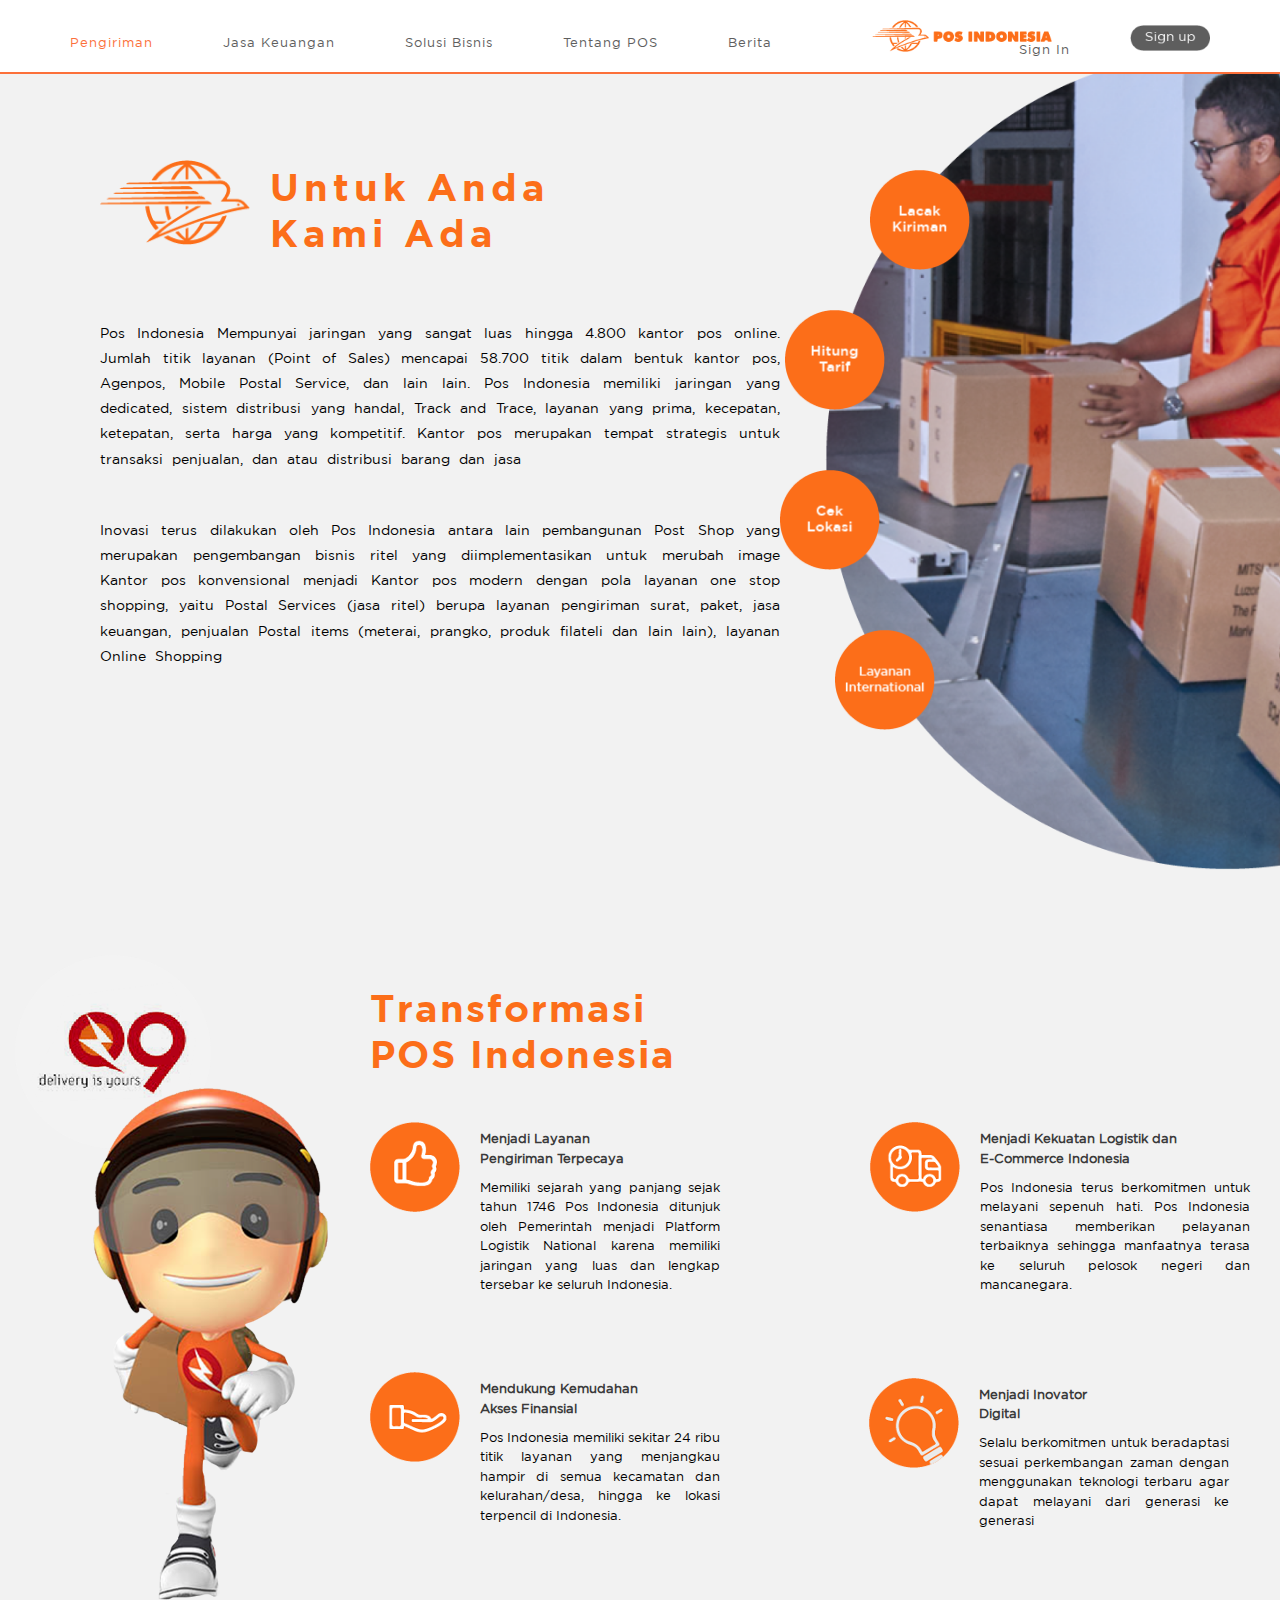
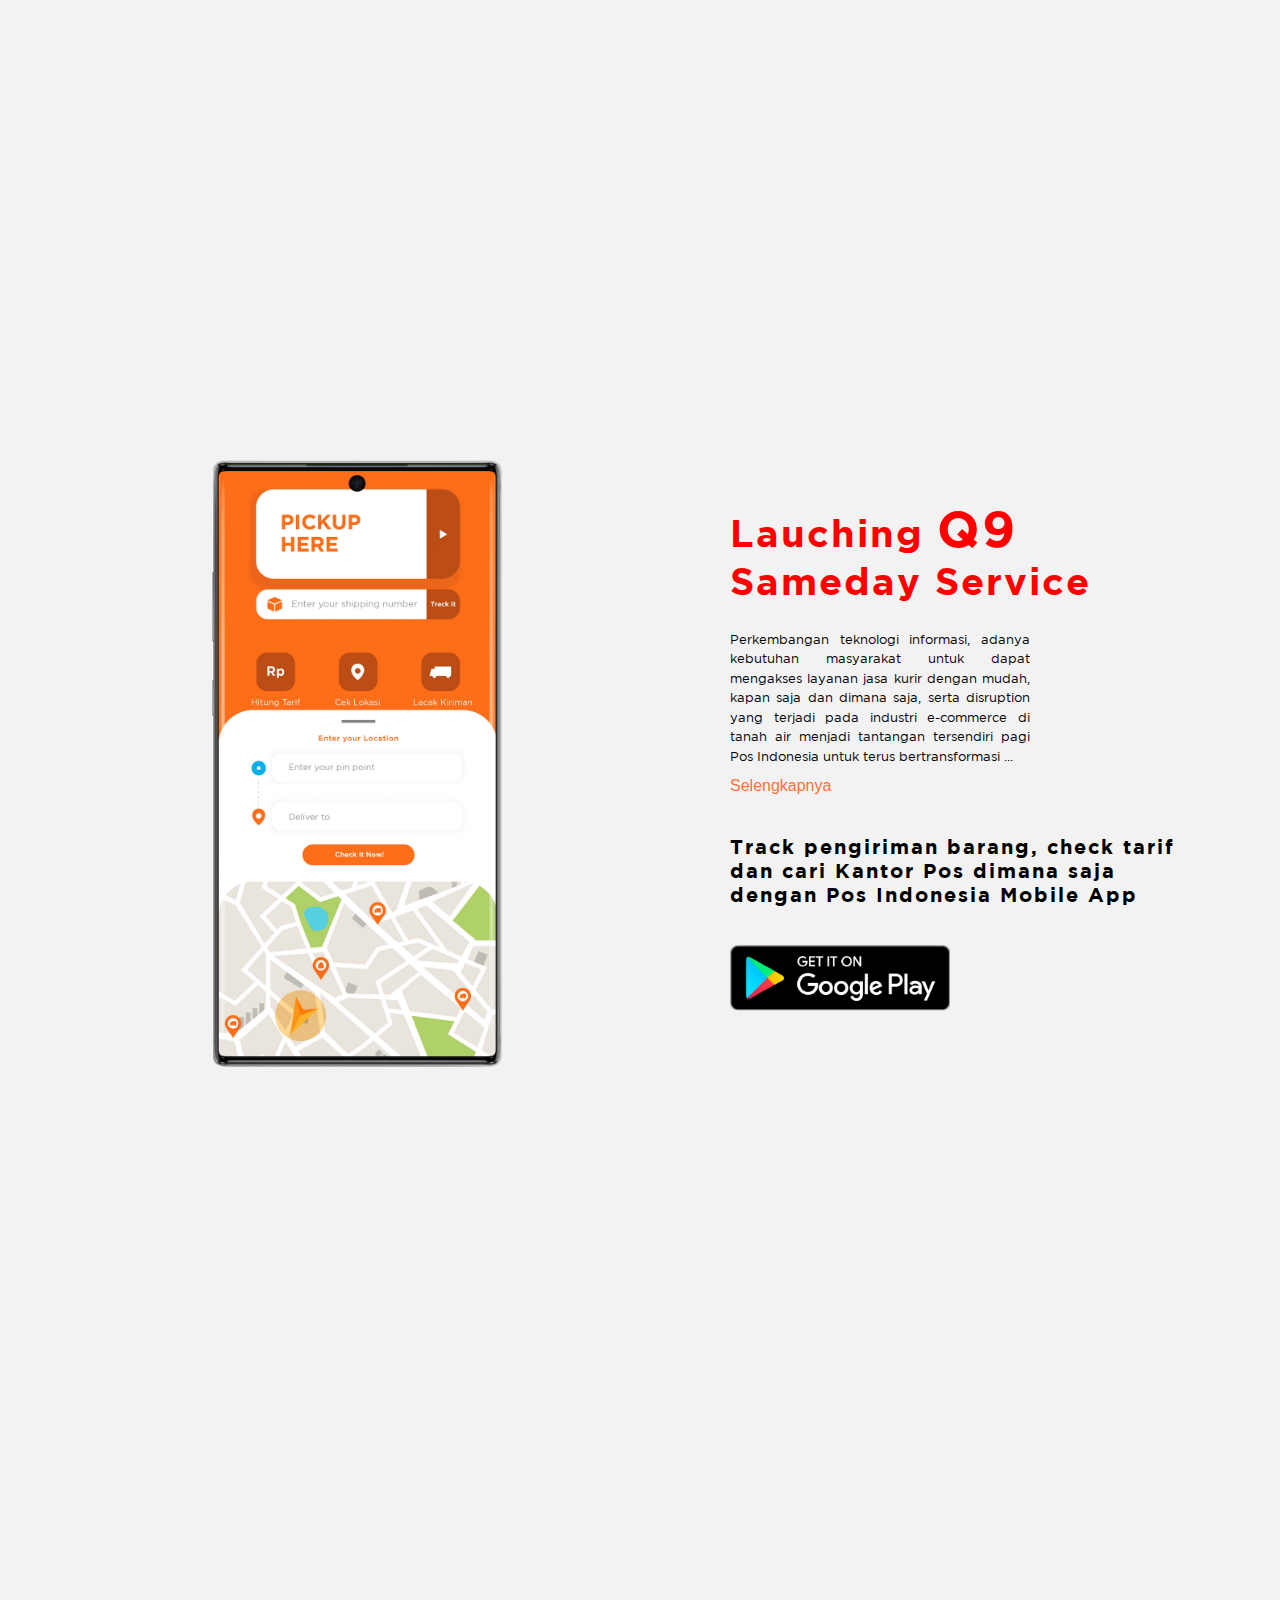
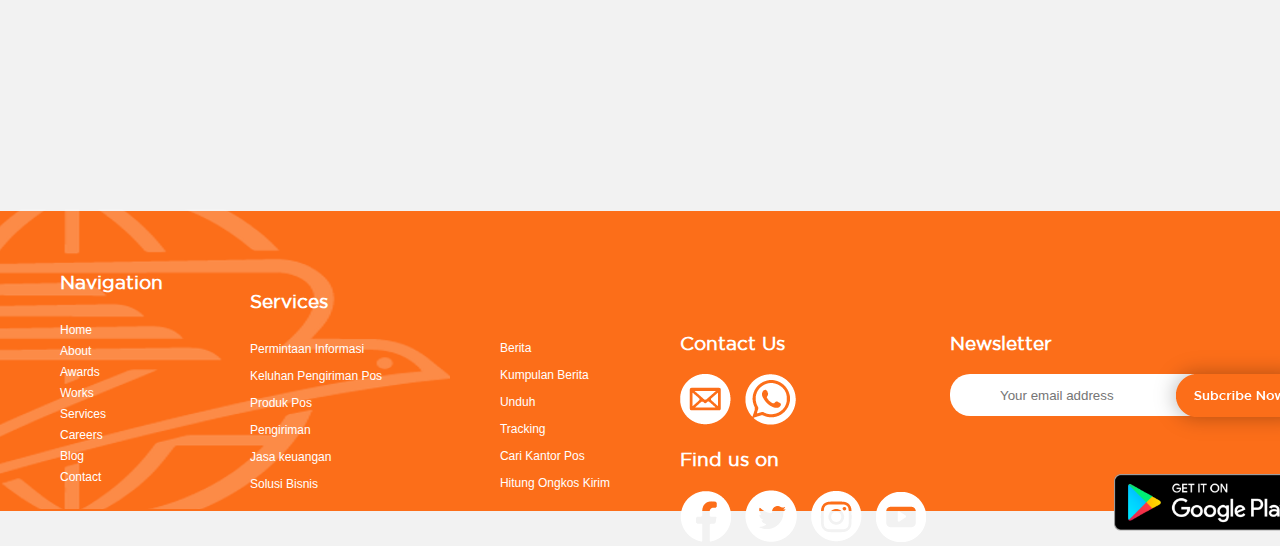
<file: Website Project/index.html>
<!DOCTYPE html>
<html lang="en" dir="ltr">
  <head>
    <meta charset="utf-8">
    <meta name="viewport" content="width=device-width, initial-scale=1.0">
    <title>Home | Pos Indonesia</title>
    <link rel="stylesheet" href="assets/css/style.css">
    <script src="assets/js/jquery-3.4.1.min.js"></script>
    <script>
      function onHover(){
        $('#img1').attr('src', 'assets/img/72ppi/Asset 82.png');
      }
      function offHover(){
        $('#img1').attr('src', 'assets/img/72ppi/Asset 51.png');
      }

      function onHover2(){
        $('#img2').attr('src', 'assets/img/72ppi/Asset 83.png');
      }
      function offHover2(){
        $('#img2').attr('src', 'assets/img/72ppi/Asset 53.png');
      }

      function onHover3(){
        $('#img3').attr('src', 'assets/img/72ppi/Asset 84.png');
      }
      function offHover3(){
        $('#img3').attr('src', 'assets/img/72ppi/Asset 55.png');
      }

      function onHover4(){
        $('#img4').attr('src', 'assets/img/72ppi/Asset 85.png');
      }
      function offHover4(){
        $('#img4').attr('src', 'assets/img/72ppi/Asset 60.png');
      }

      function onHoverG1(){
        $('#img-g1').attr('src', 'assets/img/72ppi/Asset1.png');
      }
      function offHoverG1(){
        $('#img-g1').attr('src', 'assets/img/72ppi/Asset2.png');
      }

      function onHoverG2(){
        $('#img-g2').attr('src', 'assets/img/72ppi/Asset4.png');
      }
      function offHoverG2(){
        $('#img-g2').attr('src', 'assets/img/72ppi/Asset3.png');
      }

      function onHoverG3(){
        $('#img-g3').attr('src', 'assets/img/72ppi/Asset6.png');
      }
      function offHoverG3(){
        $('#img-g3').attr('src', 'assets/img/72ppi/Asset5.png');
      }

      function onHoverG4(){
        $('#img-g4').attr('src', 'assets/img/72ppi/Asset8.png');
      }
      function offHoverG4(){
        $('#img-g4').attr('src', 'assets/img/72ppi/Asset7.png');
      }

      function onHoverC1(){
        $('#imgc1').attr('src', 'assets/img/72ppi/mail2.png');
      }
      function offHoverC1(){
        $('#imgc1').attr('src', 'assets/img/72ppi/mail.png');
      }

      function onHoverC2(){
        $('#imgc2').attr('src', 'assets/img/72ppi/Asset 88.png');
      }
      function offHoverC2(){
        $('#imgc2').attr('src', 'assets/img/72ppi/Asset 66.png');
      }

      function onHoverC3(){
        $('#imgc3').attr('src', 'assets/img/72ppi/facebook2.png');
      }
      function offHoverC3(){
        $('#imgc3').attr('src', 'assets/img/72ppi/facebook.png');
      }

      function onHoverC4(){
        $('#imgc4').attr('src', 'assets/img/72ppi/twitter2.png');
      }
      function offHoverC4(){
        $('#imgc4').attr('src', 'assets/img/72ppi/twitter.png');
      }

      function onHoverC5(){
        $('#imgc5').attr('src', 'assets/img/72ppi/Asset 90.png');
      }
      function offHoverC5(){
        $('#imgc5').attr('src', 'assets/img/72ppi/Asset 70.png');
      }

      function onHoverC6(){
        $('#imgc6').attr('src', 'assets/img/72ppi/yt2.png');
      }
      function offHoverC6(){
        $('#imgc6').attr('src', 'assets/img/72ppi/yt.png');
      }

      function onHoverE1(){
        $('#imgc7').attr('src', 'assets/img/72ppi/Asset 75.png');
      }
      function offHoverE1(){
        $('#imgc7').attr('src', 'assets/img/72ppi/Asset 74.png');
      }

      function onHover0(){
        $('#img0').attr('src', 'assets/img/72ppi/Asset 77.png');
      }
      function offHover0(){
        $('#img0').attr('src', 'assets/img/72ppi/Asset 76.png');
      }
    </script>
  </head>
  <body>

    <div class="header">
      <a href="form.html" class="a-header">Pengiriman</a>
      <a href="#" class="a-header">Jasa Keuangan</a>
      <a href="#" class="a-header">Solusi Bisnis</a>
      <a href="About.html" class="a-header">Tentang POS</a>
      <a href="#" class="a-header">Berita</a>
      <a href="index.html"> <img class="logo-pos-header" src="assets/img/Logo Pos Indonesia.png" alt=""></a>
      <a href="#"><img src="assets/img/72ppi/Asset 76.png" id="img0" onmouseover="onHover0()" onmouseout="offHover0()" class="a-header-right-img" alt=""> </a>
      <a href="#" class="a-header-right">Sign In</a>
      <hr class="orange-hr">
    </div>

    <div class="header-responsive">
      <a href="index.html"> <img class="logo-pos-header-responsive" src="assets/img/Logo Pos Indonesia.png" alt=""></a>
      <hr class="orange-hr">
    </div>


    <div class="box1" id="box1">
      <div class="box-img">
          <img src="assets/img/home.png" class="img-jalmi" alt="">
          <img src="assets/img/img-responsive.png" class="img-jalmi-responsive" alt="">
          <a href="#" id="home"><img id="img1" onmouseover="onHover()" onmouseout="offHover()" src="assets/img/72ppi/Asset 51.png" class="dot-orange1" alt=""> </a>
          <a href="form.html"><img id="img2" onmouseover="onHover2()" onmouseout="offHover2()" src="assets/img/72ppi/Asset 53.png" class="dot-orange2" alt=""> </a>
          <a href="#"><img id="img3" onmouseover="onHover3()" onmouseout="offHover3()" src="assets/img/72ppi/Asset 55.png" class="dot-orange3" alt=""> </a>
          <a href="#"><img id="img4" onmouseover="onHover4()" onmouseout="offHover4()" src="assets/img/72ppi/Asset 60.png" class="dot-orange4" alt=""> </a>
      </div>
      <div class="box-content1">
          <img src="assets/img/logo-pos.png" class="logo-burung" alt="">
          <h1 class="h1-box1">Untuk Anda <br> Kami Ada</h1>

          <p class="p1">Pos Indonesia Mempunyai jaringan yang sangat luas hingga 4.800 kantor pos online. Jumlah titik layanan
            (Point of Sales) mencapai 58.700 titik dalam bentuk kantor pos, Agenpos, Mobile Postal
            Service, dan lain lain. Pos Indonesia memiliki jaringan yang dedicated, sistem distribusi
            yang handal, Track and Trace, layanan yang prima, kecepatan, ketepatan, serta harga yang
            kompetitif. Kantor pos merupakan tempat strategis untuk transaksi penjualan, dan atau
            distribusi barang dan jasa</p>
            <br>
            <p class="p1">Inovasi terus dilakukan oleh Pos Indonesia antara lain pembangunan Post Shop yang
            merupakan pengembangan bisnis ritel yang diimplementasikan untuk merubah image
            Kantor pos konvensional menjadi Kantor pos modern dengan pola layanan one stop
            shopping, yaitu Postal Services (jasa ritel) berupa layanan pengiriman surat, paket, jasa
            keuangan, penjualan Postal items (meterai, prangko, produk filateli dan lain lain), layanan
            Online Shopping</p>

            <p class="p1-responsive">Pos Indonesia Mempunyai jaringan yang sangat luas hingga 4.800 kantor pos online. Jumlah titik layanan
              (Point of Sales) mencapai 58.700 titik dalam bentuk kantor pos, Agenpos, Mobile Postal
              Service, dan lain lain. Pos Indonesia memiliki jaringan yang dedicated, sistem distribusi
              yang handal, Track and Trace, layanan yang prima, kecepatan, ketepatan, serta harga yang
              kompetitif. Kantor pos merupakan tempat strategis untuk transaksi penjualan, dan atau
              distribusi barang dan jasa</p>
              <br>
              <p class="p1-responsive">Inovasi terus dilakukan oleh Pos Indonesia antara lain pembangunan Post Shop yang
              merupakan pengembangan bisnis ritel yang diimplementasikan untuk merubah image
              Kantor pos konvensional menjadi Kantor pos modern dengan pola layanan one stop
              shopping, yaitu Postal Services (jasa ritel) berupa layanan pengiriman surat, paket, jasa
              keuangan, penjualan Postal items (meterai, prangko, produk filateli dan lain lain), layanan
              Online Shopping</p>
      </div>
    </div>


    <div class="box2">
        <div class="box-img2">
          <img src="assets/img/maskot.png" class="img-maskot" alt="">
          <img src="assets/img/maskot.png" class="img-maskot-responsive" alt="">
        </div>

        <div class="box-content2">
            <h1 class="h1-2">Transformasi <br> POS Indonesia </h1>
            <h1 class="h1-2-responsive">Transformasi <br> POS Indonesia </h1>
            <div class="grid1">
              <img id="img-g1" onmouseover="onHoverG1()" onmouseout="offHoverG1()" src="assets/img/72ppi/Asset2.png" width="90" alt="">
                <div class="grid1-content">
                  <p><span class="span-1a">Menjadi Layanan <br> Pengiriman Terpecaya</span> <br><br>
                  <span class="span-2a">Memiliki sejarah yang panjang sejak
                  tahun 1746 Pos Indonesia ditunjuk
                  oleh Pemerintah menjadi Platform
                  Logistik National karena memiliki
                  jaringan yang luas dan lengkap
                  tersebar ke seluruh Indonesia.</span></p>
                </div>
            </div>

            <div class="grid2">
              <img id="img-g2" onmouseover="onHoverG2()" onmouseout="offHoverG2()" src="assets/img/72ppi/Asset3.png" width="90" alt="">
                <div class="grid2-content">
                  <p><span class="span-1a">Mendukung Kemudahan <br> Akses Finansial</span> <br><br>
                  <span class="span-2a">Pos Indonesia memiliki sekitar 24
                    ribu titik layanan yang menjangkau
                    hampir di semua kecamatan dan
                    kelurahan/desa, hingga ke lokasi
                    terpencil di Indonesia.</span></p>
                </div>
            </div>

            <div class="grid1-responsive">
              <img id="img-g1" onmouseover="onHoverG1()" onmouseout="offHoverG1()" src="assets/img/72ppi/Asset2.png" width="90" alt="">
                <div class="grid1-content">
                  <p><span class="span-1a">Menjadi Layanan <br> Pengiriman Terpecaya</span> <br><br>
                  <span class="span-2a">Memiliki sejarah yang panjang sejak
                  tahun 1746 Pos Indonesia ditunjuk
                  oleh Pemerintah menjadi Platform
                  Logistik National karena memiliki
                  jaringan yang luas dan lengkap
                  tersebar ke seluruh Indonesia.</span></p>
                </div>
            </div>

            <div class="grid2-responsive">
              <img id="img-g2" onmouseover="onHoverG2()" onmouseout="offHoverG2()" src="assets/img/72ppi/Asset3.png" width="90" alt="">
                <div class="grid2-content">
                  <p><span class="span-1a">Mendukung Kemudahan <br> Akses Finansial</span> <br><br>
                  <span class="span-2a">Pos Indonesia memiliki sekitar 24
                    ribu titik layanan yang menjangkau
                    hampir di semua kecamatan dan
                    kelurahan/desa, hingga ke lokasi
                    terpencil di Indonesia.</span></p>
                </div>


        </div>
        <div class="grid-right">
        <div class="grid3">
          <img id="img-g3" onmouseover="onHoverG3()" onmouseout="offHoverG3()" src="assets/img/72ppi/Asset5.png" width="90" alt="">
            <div class="grid3-content">
              <p><span class="span-1a">Menjadi Kekuatan Logistik dan <br> E-Commerce Indonesia</span> <br><br>
              <span class="span-2a">Pos Indonesia terus berkomitmen untuk
                melayani sepenuh hati. Pos Indonesia
                senantiasa memberikan pelayanan
                terbaiknya sehingga manfaatnya terasa
                ke seluruh pelosok negeri dan
                mancanegara.</span></p>
            </div>

            <div class="grid4">
              <img id="img-g4" onmouseover="onHoverG4()" onmouseout="offHoverG4()" src="assets/img/72ppi/Asset7.png" width="90" alt="">
                <div class="grid4-content">
                  <p><span class="span-1a">Menjadi Inovator <br> Digital</span> <br><br>
                  <span class="span-2a">Selalu berkomitmen untuk beradaptasi
                    sesuai perkembangan zaman dengan
                    menggunakan teknologi terbaru agar
                    dapat melayani dari generasi ke
                    generasi</span></p>
                </div>
            </div>
            </div>
        </div>


        <div class="grid-right-responsive">
        <div class="grid3-responsive">
          <img id="img-g3" onmouseover="onHoverG3()" onmouseout="offHoverG3()" src="assets/img/72ppi/Asset5.png" width="90" alt="">
            <div class="grid3-content">
              <p><span class="span-1a">Menjadi Kekuatan Logistik dan <br> E-Commerce Indonesia</span> <br><br>
              <span class="span-2a">Pos Indonesia terus berkomitmen untuk
                melayani sepenuh hati. Pos Indonesia
                senantiasa memberikan pelayanan
                terbaiknya sehingga manfaatnya terasa
                ke seluruh pelosok negeri dan
                mancanegara.</span></p>
            </div>

            <div class="grid4-responsive">
              <img id="img-g4" onmouseover="onHoverG4()" onmouseout="offHoverG4()" src="assets/img/72ppi/Asset7.png" width="90" alt="">
                <div class="grid4-content">
                  <p><span class="span-1a">Menjadi Inovator <br> Digital</span> <br><br>
                  <span class="span-2a">Selalu berkomitmen untuk beradaptasi
                    sesuai perkembangan zaman dengan
                    menggunakan teknologi terbaru agar
                    dapat melayani dari generasi ke
                    generasi</span></p>
                </div>
            </div>
            </div>
        </div>

    </div>


    <div class="box3">
      <div class="img-phone">
        <img class="img-phones" src="assets/img/phone.png" alt="">

      <div class="box-content3">
        <h1 class="h1-3">Lauching <span class="Q-9">Q9</span> <br> Sameday Service </h1>
        <p class="p-content3">Perkembangan teknologi informasi, adanya
          kebutuhan masyarakat untuk dapat
          mengakses layanan jasa kurir dengan
          mudah, kapan saja dan dimana saja, serta
          disruption yang terjadi pada industri
          e-commerce di tanah air menjadi
          tantangan tersendiri pagi Pos Indonesia
          untuk terus bertransformasi ... </p>
          <br>
          <a href="Pos Apps.html" class="a-contents3">Selengkapnya</a>

          <p class="p-3">Track pengiriman barang, check tarif
            dan cari Kantor Pos dimana saja
            dengan Pos Indonesia Mobile App</p>
            <br>
            <a href="#" class="googleplay"><img src="assets/img/play_store.png" class="img-play_store" alt=""> </a>
      </div>


      <div class="box-content3-responsive">
        <h1 class="h1-3">Lauching <span class="Q-9">Q9</span> <br> Sameday Service </h1>
        <p class="p-content3">Perkembangan teknologi informasi, adanya
          kebutuhan masyarakat untuk dapat
          mengakses layanan jasa kurir dengan
          mudah, kapan saja dan dimana saja, serta
          disruption yang terjadi pada industri
          e-commerce di tanah air menjadi
          tantangan tersendiri pagi Pos Indonesia
          untuk terus bertransformasi ... </p>
          <br>
          <a href="Pos Apps.html" class="a-contents3">Selengkapnya</a>
          <img class="img-phones-responsive" src="assets/img/phone.png" alt="">
          <p class="p-3">Track pengiriman barang, check tarif
            dan cari Kantor Pos dimana saja
            dengan Pos Indonesia Mobile App</p>
            <br>
            <a href="#" class="googleplay"><img src="assets/img/play_store.png" class="img-play_store" alt=""> </a>

            <div class="div-p3">
              <p class="p-3-responsive">Track pengiriman barang, check tarif
                dan cari Kantor Pos dimana saja
                dengan Pos Indonesia Mobile App</p>
                <br>
                <a href="#" class="googleplay-responsive"><img src="assets/img/play_store.png" class="img-play_store" alt=""> </a>
            </div>
      </div>
    </div>

    <div class="footer">
      <div class="pos-back">

      <img src="assets/img/pos.png" class="back-pos" alt="">

    </div>
      <div class="box-navigation">
        <h3 class="h3-navigation">Navigation</h3>
        <ul class="ul-navigation">
          <li><a href="index.html" class="a-navigation">Home</a></li>
          <li><a href="About.html" class="a-navigation">About</a></li>
          <li><a href="#" class="a-navigation">Awards</a></li>
          <li><a href="#" class="a-navigation">Works</a></li>
          <li><a href="#" class="a-navigation">Services</a></li>
          <li><a href="#" class="a-navigation">Careers</a></li>
          <li><a href="#" class="a-navigation">Blog</a></li>
          <li><a href="#" class="a-navigation">Contact</a></li>
        </ul>
      </div>

      <div class="box-services">
        <h3 class="h3-services">Services</h3>
        <ul class="ul-services">
          <li><a href="#" class="a-services">Permintaan Informasi</a></li>
          <li><a href="#" class="a-services">Keluhan Pengiriman Pos</a></li>
          <li><a href="Pos Apps.html" class="a-services">Produk Pos</a></li>
          <li><a href="#" class="a-services">Pengiriman</a></li>
          <li><a href="#" class="a-services">Jasa keuangan</a></li>
          <li><a href="#" class="a-services">Solusi Bisnis</a></li>
        </ul>
        <ul class="ul-services2">
          <li><a href="#" class="a-services">Berita</a></li>
          <li><a href="#" class="a-services">Kumpulan Berita</a></li>
          <li><a href="#" class="a-services">Unduh</a></li>
          <li><a href="#" class="a-services">Tracking</a></li>
          <li><a href="#" class="a-services">Cari Kantor Pos</a></li>
          <li><a href="form.html" class="a-services">Hitung Ongkos Kirim</a></li>
        </ul>
      </div>

      <div class="box-contact">
        <h3 class="h3-contact">Contact Us</h3>
        <div class="img-contact1">
          <a href="#"> <img class="img-mail" id="imgc1" onmouseover="onHoverC1()" onmouseout="offHoverC1()" src="assets/img/72ppi/mail.png" alt=""></a>
          <a href="#"> <img src="assets/img/72ppi/Asset 66.png" id="imgc2" onmouseover="onHoverC2()" onmouseout="offHoverC2()"  alt=""></a>
          </div>

          <div class="img-contact12">
            <h3 class="h3-contact">Find us on</h3>
            <a href="#"><img class="img-mail" id="imgc3"  onmouseover="onHoverC3()" onmouseout="offHoverC3()" src="assets/img/72ppi/facebook.png" alt=""></a>
            <a href="#"><img class="img-mail" id="imgc4" onmouseover="onHoverC4()" onmouseout="offHoverC4()" src="assets/img/72ppi/twitter.png" alt=""></a>
            <a href="#"><img class="img-mail" id="imgc5" onmouseover="onHoverC5()" onmouseout="offHoverC5()" src="assets/img/72ppi/Asset 70.png" alt=""></a>
            <a href="#"><img src="assets/img/72ppi/yt.png" id="imgc6" onmouseover="onHoverC6()" onmouseout="offHoverC6()" alt=""></a>
            </div>
      </div>

      <div class="box-news">
        <h3 class="h3-news">Newsletter</h3>
        <div class="input-news">
          <input type="email" name="email" class="input-email" placeholder="Your email address" value="">
          <a href="#" class="btn-subs"> <img id="imgc7" onmouseover="onHoverE1()" onmouseout="offHoverE1()" src="assets/img/72ppi/Asset 74.png" alt=""></a>
          <a href="#" class="googleplay"><img src="assets/img/play_store.png" class="img-play" alt=""> </a>
        </div>
      </div>
    </div>


    <div class="footer-responsive">
      <div class="pos-back-responsive">

      <img src="assets/img/pos.png" class="back-pos-responsive" alt="">

    </div>
      <div class="box-navigation-responsive">
        <h3 class="h3-navigation">Navigation</h3>
        <ul class="ul-navigation">
          <li><a href="index.html" class="a-navigation">Home</a></li>
          <li><a href="About.html" class="a-navigation">About</a></li>
          <li><a href="#" class="a-navigation">Awards</a></li>
          <li><a href="#" class="a-navigation">Works</a></li>
          <li><a href="#" class="a-navigation">Services</a></li>
          <li><a href="#" class="a-navigation">Careers</a></li>
          <li><a href="#" class="a-navigation">Blog</a></li>
          <li><a href="#" class="a-navigation">Contact</a></li>
        </ul>
      </div>

      <div class="box-services-responsive">
        <h3 class="h3-services">Services</h3>
        <ul class="ul-services">
          <li><a href="#" class="a-services">Permintaan Informasi</a></li>
          <li><a href="#" class="a-services">Keluhan Pengiriman Pos</a></li>
          <li><a href="Pos Apps.html" class="a-services">Produk Pos</a></li>
          <li><a href="#" class="a-services">Pengiriman</a></li>
          <li><a href="#" class="a-services">Jasa keuangan</a></li>
          <li><a href="#" class="a-services">Solusi Bisnis</a></li>
        </ul>
        <ul class="ul-services2-responsive">
          <li><a href="#" class="a-services">Berita</a></li>
          <li><a href="#" class="a-services">Kumpulan Berita</a></li>
          <li><a href="#" class="a-services">Unduh</a></li>
          <li><a href="#" class="a-services">Tracking</a></li>
          <li><a href="#" class="a-services">Cari Kantor Pos</a></li>
          <li><a href="form.html" class="a-services">Hitung Ongkos Kirim</a></li>
        </ul>
      </div>

      <div class="box-contact-responsive">
        <h3 class="h3-contact">Contact Us</h3>
        <div class="img-contact1">
          <a href="#"> <img class="img-mail" id="imgc1" onmouseover="onHoverC1()" onmouseout="offHoverC1()" src="assets/img/72ppi/mail.png" alt=""></a>
          <a href="#"> <img src="assets/img/72ppi/Asset 66.png" id="imgc2" onmouseover="onHoverC2()" onmouseout="offHoverC2()"  alt=""></a>
          </div>

          <div class="img-contact12">
            <h3 class="h3-contact">Find us on</h3>
            <a href="#"><img class="img-mail" id="imgc3"  onmouseover="onHoverC3()" onmouseout="offHoverC3()" src="assets/img/72ppi/facebook.png" alt=""></a>
            <a href="#"><img class="img-mail" id="imgc4" onmouseover="onHoverC4()" onmouseout="offHoverC4()" src="assets/img/72ppi/twitter.png" alt=""></a>
            <a href="#"><img class="img-mail" id="imgc5" onmouseover="onHoverC5()" onmouseout="offHoverC5()" src="assets/img/72ppi/Asset 70.png" alt=""></a>
            <a href="#"><img src="assets/img/72ppi/yt.png" id="imgc6" onmouseover="onHoverC6()" onmouseout="offHoverC6()" alt=""></a>
            </div>
      </div>

      <div class="box-news-responsive">
        <h3 class="h3-news-responsive">Newsletter</h3>
        <div class="input-news">
          <input type="email" name="email" class="input-email" placeholder="Your email address" value="">
          <a href="#" class="btn-subs"> <img id="imgc7" onmouseover="onHoverE1()" onmouseout="offHoverE1()" src="assets/img/72ppi/Asset 74.png" alt=""></a>
          <a href="#" class="googleplay"><img src="assets/img/play_store.png" class="img-play" alt=""> </a>
        </div>
      </div>
    </div>

  </body>
</html>
</file>
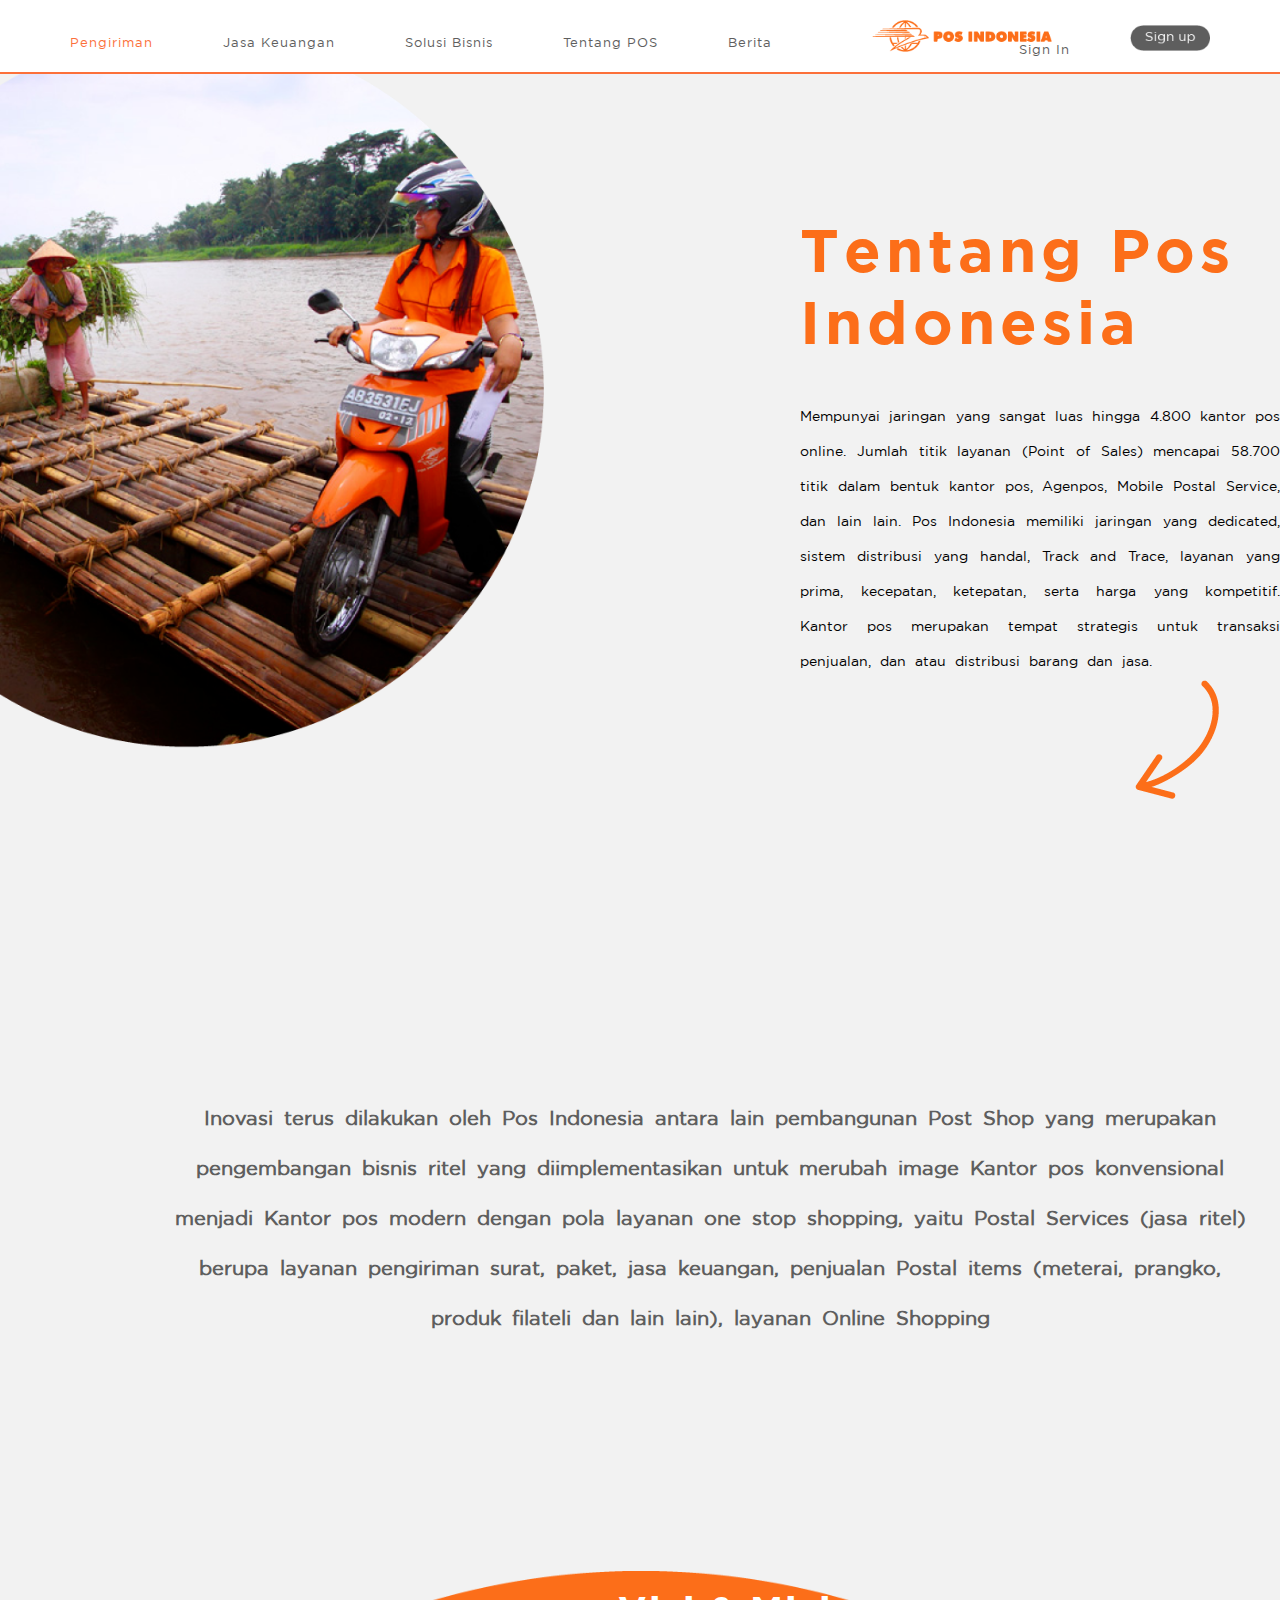
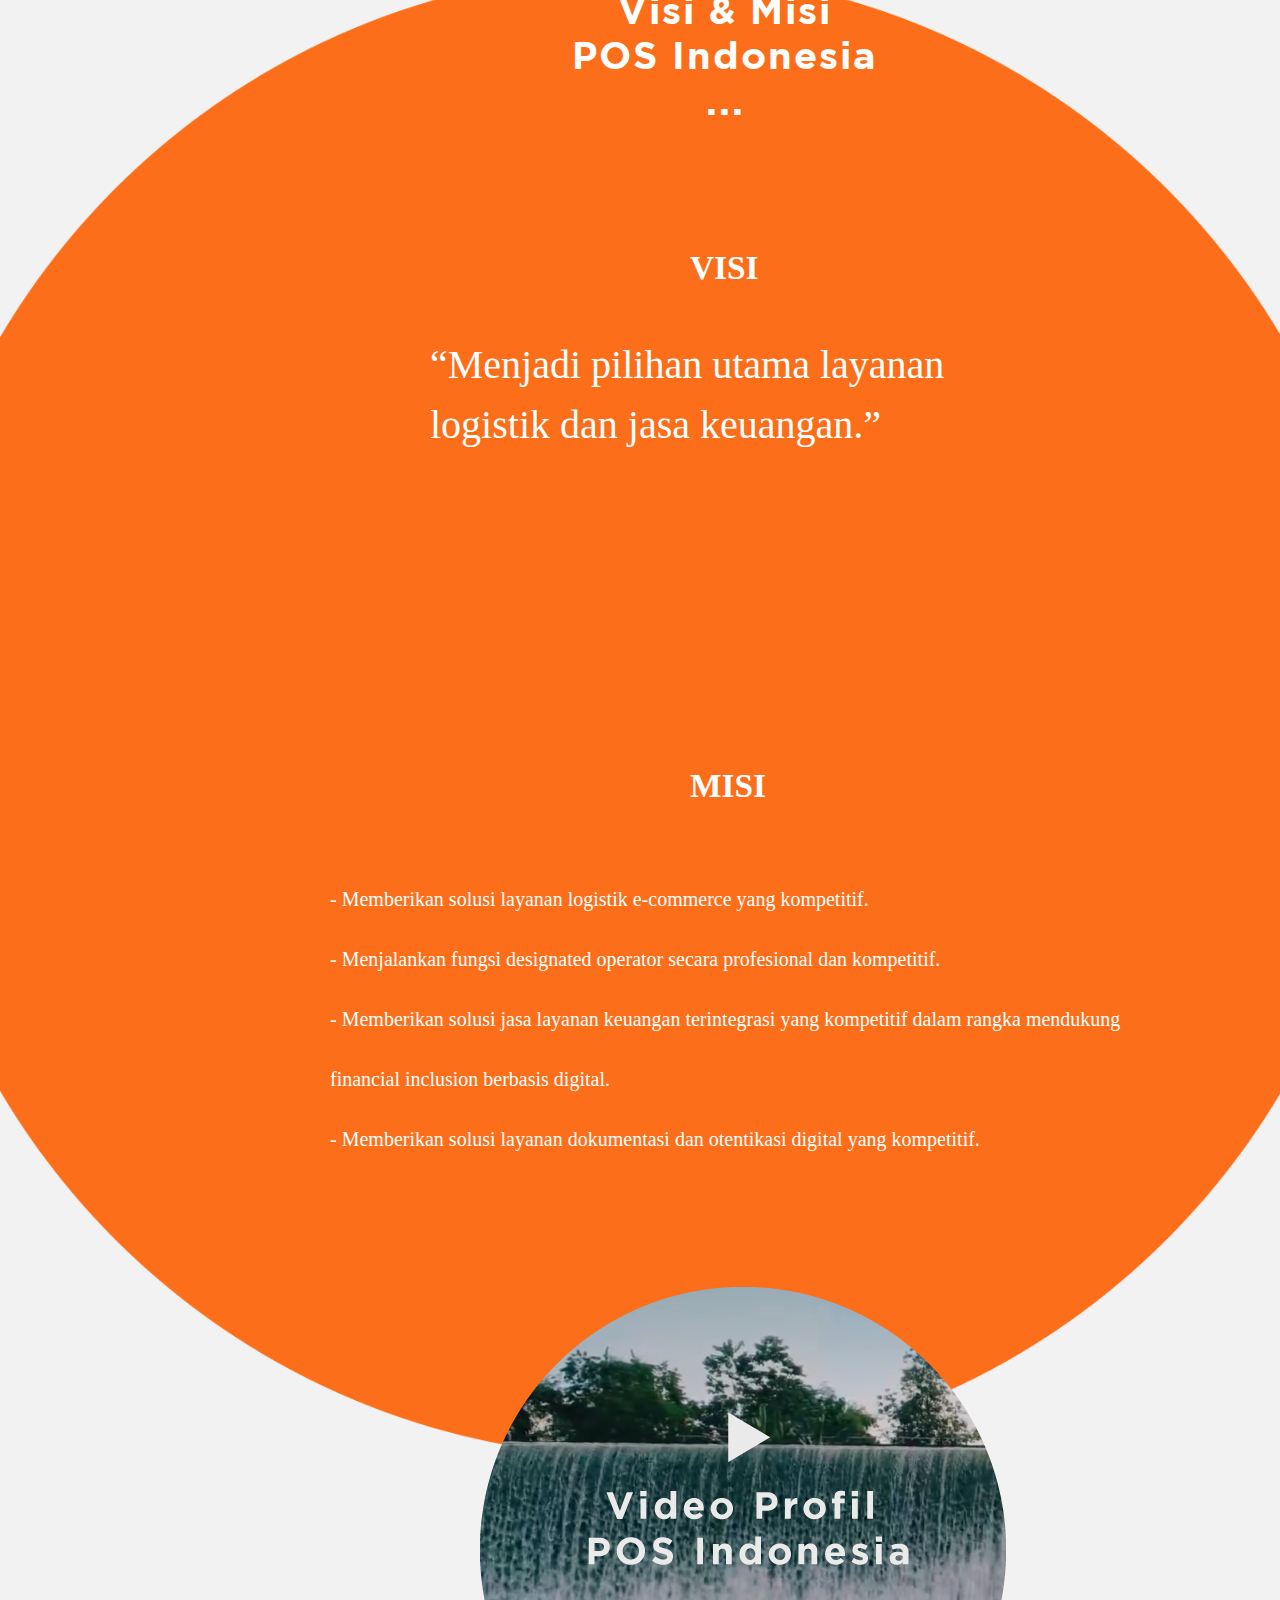
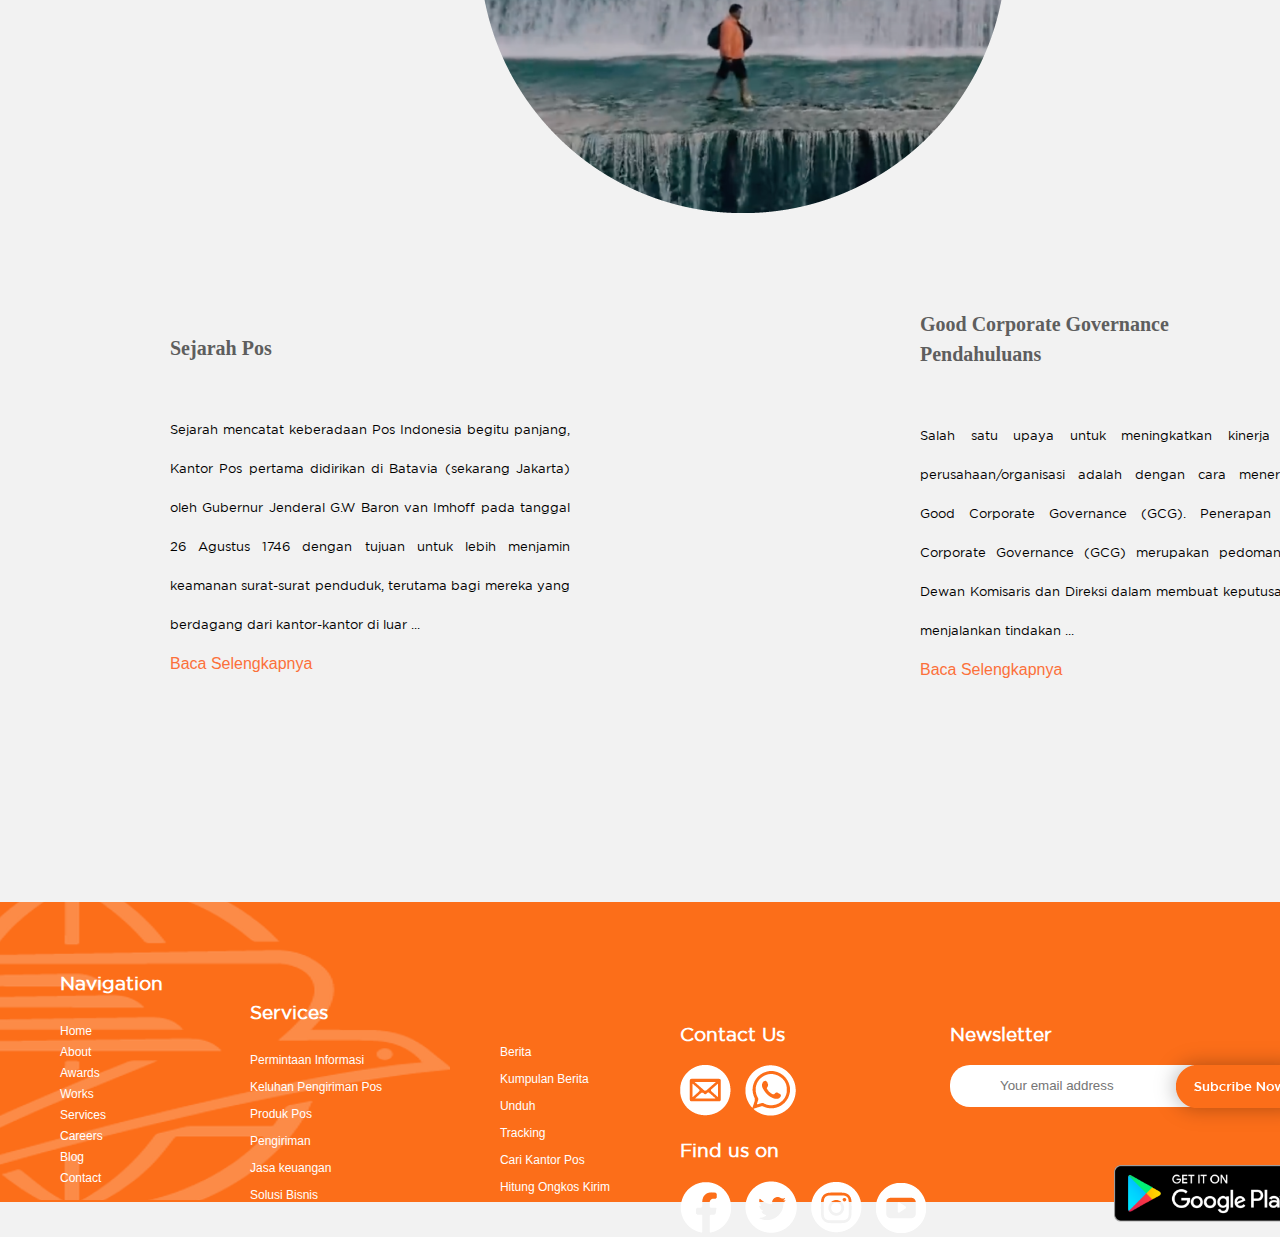
<file: Website Project/About.html>
<!DOCTYPE html>
<html lang="en" dir="ltr">
  <head>
    <meta charset="utf-8">
    <meta name="viewport" content="width=device-width, initial-scale=1.0">
    <title>Home | Pos Indonesia</title>
    <link rel="stylesheet" href="assets/css/About.css">
    <script src="assets/js/jquery-3.4.1.min.js"></script>
    <script>
function onHover(){
        $('#img1').attr('src', 'assets/img/72ppi/Asset 82.png');
      }
      function offHover(){
        $('#img1').attr('src', 'assets/img/72ppi/Asset 51.png');
      }

      function onHover2(){
        $('#img2').attr('src', 'assets/img/72ppi/Asset 83.png');
      }
      function offHover2(){
        $('#img2').attr('src', 'assets/img/72ppi/Asset 53.png');
      }

      function onHover3(){
        $('#img3').attr('src', 'assets/img/72ppi/Asset 84.png');
      }
      function offHover3(){
        $('#img3').attr('src', 'assets/img/72ppi/Asset 55.png');
      }

      function onHover4(){
        $('#img4').attr('src', 'assets/img/72ppi/Asset 85.png');
      }
      function offHover4(){
        $('#img4').attr('src', 'assets/img/72ppi/Asset 60.png');
      }

      function onHoverG1(){
        $('#img-g1').attr('src', 'assets/img/72ppi/Asset1.png');
      }
      function offHoverG1(){
        $('#img-g1').attr('src', 'assets/img/72ppi/Asset2.png');
      }

      function onHoverG2(){
        $('#img-g2').attr('src', 'assets/img/72ppi/Asset4.png');
      }
      function offHoverG2(){
        $('#img-g2').attr('src', 'assets/img/72ppi/Asset3.png');
      }

      function onHoverG3(){
        $('#img-g3').attr('src', 'assets/img/72ppi/Asset6.png');
      }
      function offHoverG3(){
        $('#img-g3').attr('src', 'assets/img/72ppi/Asset5.png');
      }

      function onHoverG4(){
        $('#img-g4').attr('src', 'assets/img/72ppi/Asset8.png');
      }
      function offHoverG4(){
        $('#img-g4').attr('src', 'assets/img/72ppi/Asset7.png');
      }

      function onHoverC1(){
        $('#imgc1').attr('src', 'assets/img/72ppi/mail2.png');
      }
      function offHoverC1(){
        $('#imgc1').attr('src', 'assets/img/72ppi/mail.png');
      }

      function onHoverC2(){
        $('#imgc2').attr('src', 'assets/img/72ppi/Asset 88.png');
      }
      function offHoverC2(){
        $('#imgc2').attr('src', 'assets/img/72ppi/Asset 66.png');
      }

      function onHoverC3(){
        $('#imgc3').attr('src', 'assets/img/72ppi/facebook2.png');
      }
      function offHoverC3(){
        $('#imgc3').attr('src', 'assets/img/72ppi/facebook.png');
      }

      function onHoverC4(){
        $('#imgc4').attr('src', 'assets/img/72ppi/twitter2.png');
      }
      function offHoverC4(){
        $('#imgc4').attr('src', 'assets/img/72ppi/twitter.png');
      }

      function onHoverC5(){
        $('#imgc5').attr('src', 'assets/img/72ppi/Asset 90.png');
      }
      function offHoverC5(){
        $('#imgc5').attr('src', 'assets/img/72ppi/Asset 70.png');
      }

      function onHoverC6(){
        $('#imgc6').attr('src', 'assets/img/72ppi/yt2.png');
      }
      function offHoverC6(){
        $('#imgc6').attr('src', 'assets/img/72ppi/yt.png');
      }

      function onHoverE1(){
        $('#imgc7').attr('src', 'assets/img/72ppi/Asset 75.png');
      }
      function offHoverE1(){
        $('#imgc7').attr('src', 'assets/img/72ppi/Asset 74.png');
      }

      function onHover0(){
        $('#img0').attr('src', 'assets/img/72ppi/Asset 77.png');
      }
      function offHover0(){
        $('#img0').attr('src', 'assets/img/72ppi/Asset 76.png');
      }
function MM_swapImgRestore() { //v3.0
  var i,x,a=document.MM_sr; for(i=0;a&&i<a.length&&(x=a[i])&&x.oSrc;i++) x.src=x.oSrc;
}
function MM_preloadImages() { //v3.0
  var d=document; if(d.images){ if(!d.MM_p) d.MM_p=new Array();
    var i,j=d.MM_p.length,a=MM_preloadImages.arguments; for(i=0; i<a.length; i++)
    if (a[i].indexOf("#")!=0){ d.MM_p[j]=new Image; d.MM_p[j++].src=a[i];}}
}

function MM_findObj(n, d) { //v4.01
  var p,i,x;  if(!d) d=document; if((p=n.indexOf("?"))>0&&parent.frames.length) {
    d=parent.frames[n.substring(p+1)].document; n=n.substring(0,p);}
  if(!(x=d[n])&&d.all) x=d.all[n]; for (i=0;!x&&i<d.forms.length;i++) x=d.forms[i][n];
  for(i=0;!x&&d.layers&&i<d.layers.length;i++) x=MM_findObj(n,d.layers[i].document);
  if(!x && d.getElementById) x=d.getElementById(n); return x;
}

function MM_swapImage() { //v3.0
  var i,j=0,x,a=MM_swapImage.arguments; document.MM_sr=new Array; for(i=0;i<(a.length-2);i+=3)
   if ((x=MM_findObj(a[i]))!=null){document.MM_sr[j++]=x; if(!x.oSrc) x.oSrc=x.src; x.src=a[i+2];}
}
    </script>
  </head>
  <body onLoad="MM_preloadImages('assets/img/video2.png')">

    <div class="header">
      <a href="form.html" class="a-header">Pengiriman</a>
      <a href="#" class="a-header">Jasa Keuangan</a>
      <a href="#" class="a-header">Solusi Bisnis</a>
      <a href="About.html" class="a-header">Tentang POS</a>
      <a href="#" class="a-header">Berita</a>
      <a href="index.html"> <img class="logo-pos-header" src="assets/img/Logo Pos Indonesia.png" alt=""></a>
      <a href="#"><img src="assets/img/72ppi/Asset 76.png" id="img0" onmouseover="onHover0()" onmouseout="offHover0()" class="a-header-right-img" alt=""> </a>
      <a href="#" class="a-header-right">Sign In</a>
      <hr class="orange-hr">
    </div>


    <div class="box1" id="box1">
      <div class="box-img">
        <img src="assets/img/Gambasite3.png" class="img-jalmi" alt="">
      </div>
      <div class="box-content1">
          <h1 class="h1-box1">Tentang Pos <br> Indonesia</h1>

          <p class="p1">Mempunyai jaringan yang sangat luas hingga 4.800 kantor pos online. Jumlah titik layanan (Point of Sales) mencapai 58.700 titik dalam bentuk kantor pos, Agenpos, Mobile Postal Service, dan lain lain. Pos Indonesia memiliki jaringan yang dedicated, sistem distribusi yang handal, Track and Trace, layanan yang prima, kecepatan, ketepatan, serta harga yang kompetitif. Kantor pos merupakan tempat strategis untuk transaksi penjualan, dan atau distribusi barang dan jasa.</p>
            <br>
		  <div class="pana2">
	    <img src="assets/img/panah2.png" class="Panah2" alt=""><br></div>

	    <p class="p2">Inovasi terus dilakukan oleh Pos Indonesia antara lain pembangunan Post Shop yang merupakan pengembangan bisnis ritel yang diimplementasikan untuk merubah image Kantor pos konvensional menjadi Kantor pos modern dengan pola layanan one stop shopping, yaitu Postal Services (jasa ritel) berupa layanan pengiriman surat, paket, jasa keuangan, penjualan Postal items (meterai, prangko, produk filateli dan lain lain), layanan Online Shopping</p>
            <br>
      </div>
    </div>

    <div class="box2">
        <div class="box-img2">
          <img src="assets/img/Asset 95.png" class="circle" alt="">
        </div>

        <div class="box-content2">
            <h1 class="h1-2">Visi & Misi <br>
POS Indonesia <br> ... </h1>
			<p><span class="span-1a">VISI</span> <br><br>
                  <span class="span-2a">“Menjadi pilihan utama layanan<br>
logistik dan jasa keuangan.”</span></p>

      </div>
  </div>

            <div class="grid2">
                  <p><span class="span-1c">MISI</span> </p><br>
                  <span class="span-2b">- Memberikan solusi layanan logistik e-commerce yang kompetitif.<br>
- Menjalankan fungsi designated operator secara profesional dan kompetitif.<br>
- Memberikan solusi jasa layanan keuangan terintegrasi yang kompetitif dalam rangka mendukung financial inclusion berbasis digital.<br>
- Memberikan solusi layanan dokumentasi dan otentikasi digital yang kompetitif.</span></p>
    </div>
	  </div>
            </div>
  </div>

    </div>

    <div class="box3">
      <div class="img-phone">
      <a href="#popup" onMouseOut="MM_swapImgRestore()" onMouseOver="MM_swapImage('Video','','assets/img/video2.png',1)"><img src="assets/img/video1.png" alt="" width="526" height="526" id="Video"></a> </div>

      <div id="closed"></div>
      <a href="#">
      <div class="popup-wrapper" id="popup">
      	<div class="popup-container">
      		<form action="http://www.syakirurohman.net/2015/01/tutorial-membuat-popup-tanpa-javascript-jquery#" method="post" class="popup-form">

      			<div class="input-group">
              <iframe width="900" height="500" src="https://www.youtube.com/embed/XmWJB6y5KGk" frameborder="0" allow="accelerometer; autoplay; encrypted-media; gyroscope; picture-in-picture" allowfullscreen></iframe>
      			</div>
      			<a class="popup-close" href="#closed">X</a>
      		</form>
      	</div>
      </div></a>

      <div class="box-content3">

       <div class="box4">
		   <p><span class="span-1d">Sejarah Pos</span> </p><br>
        <p class="p-content3">Sejarah mencatat keberadaan Pos Indonesia begitu panjang, Kantor Pos pertama didirikan di Batavia (sekarang Jakarta) oleh Gubernur Jenderal G.W Baron van Imhoff pada tanggal 26 Agustus 1746 dengan tujuan untuk lebih menjamin keamanan surat-surat penduduk, terutama bagi mereka yang berdagang dari kantor-kantor di luar ... </p>
          <br>
		<a href="#" class="a-contents3">Baca Selengkapnya</a>

		   <div class="box5">

		      <p><span class="span-1d">Good Corporate Governance<br>
Pendahuluans</span> </p><br>
        <p class="p-content3">Salah satu upaya untuk meningkatkan kinerja suatu perusahaan/organisasi adalah dengan cara menerapkan Good Corporate Governance (GCG). Penerapan Good Corporate Governance (GCG) merupakan pedoman bagi Dewan Komisaris dan Direksi dalam membuat keputusan dan menjalankan tindakan ... </p>
          <br>
          <a href="#" class="a-contents3">Baca Selengkapnya</a>


      </div>
    </div>
</div>

    <div class="footer">
      <div class="pos-back">

      <img src="assets/img/pos.png" class="back-pos" alt="">

    </div>
      <div class="box-navigation">
        <h3 class="h3-navigation">Navigation</h3>
        <ul class="ul-navigation">
          <li><a href="index.html" class="a-navigation">Home</a></li>
          <li><a href="About.html" class="a-navigation">About</a></li>
          <li><a href="#" class="a-navigation">Awards</a></li>
          <li><a href="#" class="a-navigation">Works</a></li>
          <li><a href="#" class="a-navigation">Services</a></li>
          <li><a href="#" class="a-navigation">Careers</a></li>
          <li><a href="#" class="a-navigation">Blog</a></li>
          <li><a href="#" class="a-navigation">Contact</a></li>
        </ul>
      </div>

      <div class="box-services">
        <h3 class="h3-services">Services</h3>
        <ul class="ul-services">
          <li><a href="#" class="a-services">Permintaan Informasi</a></li>
          <li><a href="#" class="a-services">Keluhan Pengiriman Pos</a></li>
          <li><a href="Pos Apps.html" class="a-services">Produk Pos</a></li>
          <li><a href="#" class="a-services">Pengiriman</a></li>
          <li><a href="#" class="a-services">Jasa keuangan</a></li>
          <li><a href="#" class="a-services">Solusi Bisnis</a></li>
        </ul>
        <ul class="ul-services2">
          <li><a href="#" class="a-services">Berita</a></li>
          <li><a href="#" class="a-services">Kumpulan Berita</a></li>
          <li><a href="#" class="a-services">Unduh</a></li>
          <li><a href="#" class="a-services">Tracking</a></li>
          <li><a href="#" class="a-services">Cari Kantor Pos</a></li>
          <li><a href="form.html" class="a-services">Hitung Ongkos Kirim</a></li>
        </ul>
      </div>

      <div class="box-contact">
        <h3 class="h3-contact">Contact Us</h3>
        <div class="img-contact1">
          <a href="#"> <img class="img-mail" id="imgc1" onmouseover="onHoverC1()" onmouseout="offHoverC1()" src="assets/img/72ppi/mail.png" alt=""></a>
          <a href="#"> <img src="assets/img/72ppi/Asset 66.png" id="imgc2" onmouseover="onHoverC2()" onmouseout="offHoverC2()"  alt=""></a>
          </div>

          <div class="img-contact12">
            <h3 class="h3-contact">Find us on</h3>
            <a href="#"><img class="img-mail" id="imgc3"  onmouseover="onHoverC3()" onmouseout="offHoverC3()" src="assets/img/72ppi/facebook.png" alt=""></a>
            <a href="#"><img class="img-mail" id="imgc4" onmouseover="onHoverC4()" onmouseout="offHoverC4()" src="assets/img/72ppi/twitter.png" alt=""></a>
            <a href="#"><img class="img-mail" id="imgc5" onmouseover="onHoverC5()" onmouseout="offHoverC5()" src="assets/img/72ppi/Asset 70.png" alt=""></a>
            <a href="#"><img src="assets/img/72ppi/yt.png" id="imgc6" onmouseover="onHoverC6()" onmouseout="offHoverC6()" alt=""></a>
            </div>
      </div>

      <div class="box-news">
        <h3 class="h3-news">Newsletter</h3>
        <div class="input-news">
          <input type="email" name="email" class="input-email" placeholder="Your email address" value="">
          <a href="#" class="btn-subs"> <img id="imgc7" onmouseover="onHoverE1()" onmouseout="offHoverE1()" src="assets/img/72ppi/Asset 74.png" alt=""></a>
          <a href="#" class="googleplay"><img src="assets/img/play_store.png" class="img-play" alt=""> </a>
        </div>
      </div>
    </div>

  </body>
</html>
</file>
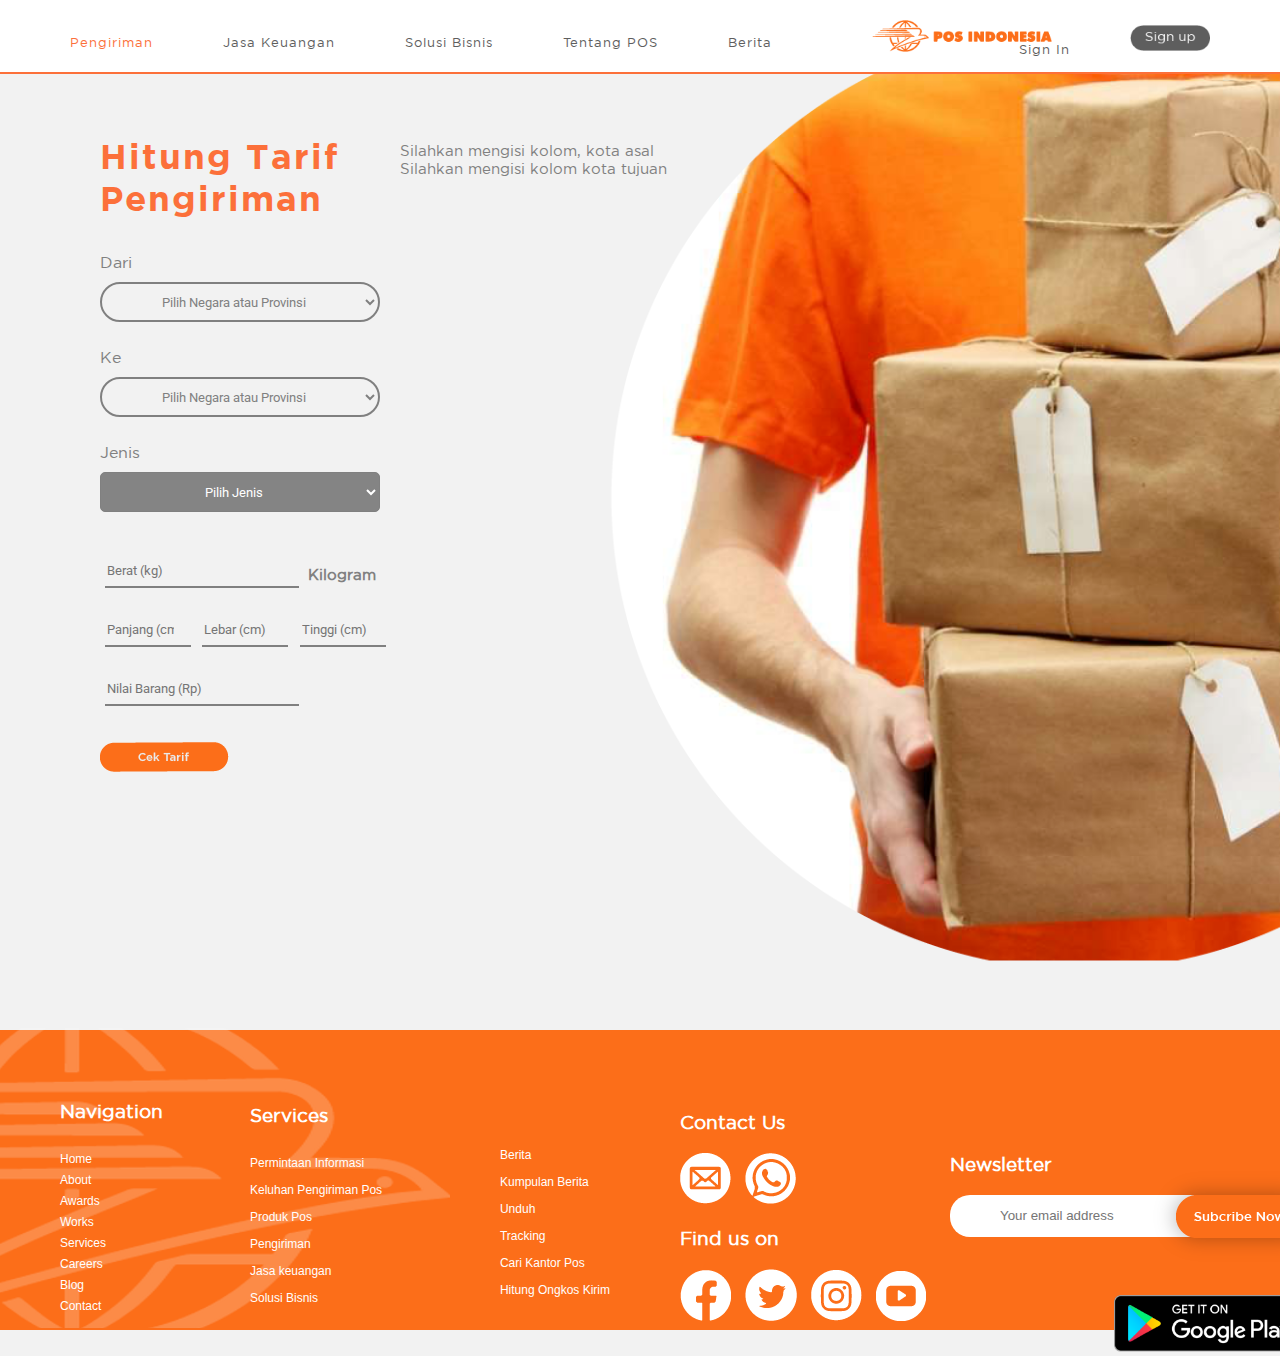
<file: Website Project/form.html>
<!DOCTYPE html>
<html lang="en" dir="ltr">
  <head>
    <meta charset="utf-8">
    <meta name="viewport" content="width=device-width, initial-scale=1.0">
    <title>Home | Pos Indonesia</title>
    <link rel="stylesheet" href="assets/css/style.css">
	   <link rel="stylesheet" href="assets/css/form.css">
    <script src="assets/js/jquery-3.4.1.min.js"></script>
    <script>
function onHover(){
        $('#img1').attr('src', 'assets/img/72ppi/Asset 82.png');
      }
      function offHover(){
        $('#img1').attr('src', 'assets/img/72ppi/Asset 51.png');
      }

      function onHover2(){
        $('#img2').attr('src', 'assets/img/72ppi/Asset 83.png');
      }
      function offHover2(){
        $('#img2').attr('src', 'assets/img/72ppi/Asset 53.png');
      }

      function onHover3(){
        $('#img3').attr('src', 'assets/img/72ppi/Asset 84.png');
      }
      function offHover3(){
        $('#img3').attr('src', 'assets/img/72ppi/Asset 55.png');
      }

      function onHover4(){
        $('#img4').attr('src', 'assets/img/72ppi/Asset 85.png');
      }
      function offHover4(){
        $('#img4').attr('src', 'assets/img/72ppi/Asset 60.png');
      }

      function onHoverG1(){
        $('#img-g1').attr('src', 'assets/img/72ppi/Asset1.png');
      }
      function offHoverG1(){
        $('#img-g1').attr('src', 'assets/img/72ppi/Asset2.png');
      }

      function onHoverG2(){
        $('#img-g2').attr('src', 'assets/img/72ppi/Asset4.png');
      }
      function offHoverG2(){
        $('#img-g2').attr('src', 'assets/img/72ppi/Asset3.png');
      }

      function onHoverG3(){
        $('#img-g3').attr('src', 'assets/img/72ppi/Asset6.png');
      }
      function offHoverG3(){
        $('#img-g3').attr('src', 'assets/img/72ppi/Asset5.png');
      }

      function onHoverG4(){
        $('#img-g4').attr('src', 'assets/img/72ppi/Asset8.png');
      }
      function offHoverG4(){
        $('#img-g4').attr('src', 'assets/img/72ppi/Asset7.png');
      }

      function onHoverC1(){
        $('#imgc1').attr('src', 'assets/img/72ppi/mail2.png');
      }
      function offHoverC1(){
        $('#imgc1').attr('src', 'assets/img/72ppi/mail.png');
      }

      function onHoverC2(){
        $('#imgc2').attr('src', 'assets/img/72ppi/Asset 88.png');
      }
      function offHoverC2(){
        $('#imgc2').attr('src', 'assets/img/72ppi/Asset 66.png');
      }

      function onHoverC3(){
        $('#imgc3').attr('src', 'assets/img/72ppi/facebook2.png');
      }
      function offHoverC3(){
        $('#imgc3').attr('src', 'assets/img/72ppi/facebook.png');
      }

      function onHoverC4(){
        $('#imgc4').attr('src', 'assets/img/72ppi/twitter2.png');
      }
      function offHoverC4(){
        $('#imgc4').attr('src', 'assets/img/72ppi/twitter.png');
      }

      function onHoverC5(){
        $('#imgc5').attr('src', 'assets/img/72ppi/Asset 90.png');
      }
      function offHoverC5(){
        $('#imgc5').attr('src', 'assets/img/72ppi/Asset 70.png');
      }

      function onHoverC6(){
        $('#imgc6').attr('src', 'assets/img/72ppi/yt2.png');
      }
      function offHoverC6(){
        $('#imgc6').attr('src', 'assets/img/72ppi/yt.png');
      }

      function onHoverE1(){
        $('#imgc7').attr('src', 'assets/img/72ppi/Asset 75.png');
      }
      function offHoverE1(){
        $('#imgc7').attr('src', 'assets/img/72ppi/Asset 74.png');
      }

      function onHover0(){
        $('#img0').attr('src', 'assets/img/72ppi/Asset 77.png');
      }
      function offHover0(){
        $('#img0').attr('src', 'assets/img/72ppi/Asset 76.png');
      }
function MM_swapImgRestore() { //v3.0
  var i,x,a=document.MM_sr; for(i=0;a&&i<a.length&&(x=a[i])&&x.oSrc;i++) x.src=x.oSrc;
}
function MM_preloadImages() { //v3.0
  var d=document; if(d.images){ if(!d.MM_p) d.MM_p=new Array();
    var i,j=d.MM_p.length,a=MM_preloadImages.arguments; for(i=0; i<a.length; i++)
    if (a[i].indexOf("#")!=0){ d.MM_p[j]=new Image; d.MM_p[j++].src=a[i];}}
}

function MM_findObj(n, d) { //v4.01
  var p,i,x;  if(!d) d=document; if((p=n.indexOf("?"))>0&&parent.frames.length) {
    d=parent.frames[n.substring(p+1)].document; n=n.substring(0,p);}
  if(!(x=d[n])&&d.all) x=d.all[n]; for (i=0;!x&&i<d.forms.length;i++) x=d.forms[i][n];
  for(i=0;!x&&d.layers&&i<d.layers.length;i++) x=MM_findObj(n,d.layers[i].document);
  if(!x && d.getElementById) x=d.getElementById(n); return x;
}

function MM_swapImage() { //v3.0
  var i,j=0,x,a=MM_swapImage.arguments; document.MM_sr=new Array; for(i=0;i<(a.length-2);i+=3)
   if ((x=MM_findObj(a[i]))!=null){document.MM_sr[j++]=x; if(!x.oSrc) x.oSrc=x.src; x.src=a[i+2];}
}
    </script>
  </head>
  <body onLoad="MM_preloadImages('assets/img/72ppi/Asset 105.png')">

    <div class="header">
      <a href="About.html" class="a-header">Pengiriman</a>
      <a href="#" class="a-header">Jasa Keuangan</a>
      <a href="#" class="a-header">Solusi Bisnis</a>
      <a href="About.html" class="a-header">Tentang POS</a>
      <a href="#" class="a-header">Berita</a>
      <a href="index.html"> <img class="logo-pos-header" src="assets/img/Logo Pos Indonesia.png" alt=""></a>
      <a href="#"><img src="assets/img/72ppi/Asset 76.png" id="img0" onmouseover="onHover0()" onmouseout="offHover0()" class="a-header-right-img" alt=""> </a>
      <a href="#" class="a-header-right">Sign In</a>
      <hr class="orange-hr">
    </div>


    <div class="box1" id="box1">
      <div class="box-img">
        <img src="assets/img/gambar3.png" class="img-box1" alt="">
      </div>
      <div class="box-content1">
        <h1 class="h1-hitung">Hitung Tarif <br>Pengiriman</h1>
        <p class="p-silahkan">Silahkan mengisi kolom, kota asal <br>Silahkan mengisi kolom kota tujuan</p>
        <div class="input-form">

          <form method="post">
              <label for="">Dari<br> <select class="select-dari" name="">
                <option value="">Pilih Negara atau Provinsi</option>
                    <option value="">Indonesia</option>
				  <option value="">Malaysia</option>
				  <option value="">Amerika</option>
				  <option value="">Singapura</option>
				  <option value="">Brunei</option>
				  <option value="">Thailand</option>
				  <option value="">Timor leste</option>
				  <option value="">Filipina</option>
              </select></label>
              <br><br><br>
              <label for="">Ke<br> <select class="select-dari" name="">
				  <option value="">Pilih Negara atau Provinsi</option>
				   <option value="">Indonesia</option>
				  <option value="">Malaysia</option>
				  <option value="">Amerika</option>
				  <option value="">Singapura</option>
				  <option value="">Brunei</option>
				  <option value="">Thailand</option>
				  <option value="">Timor leste</option>
				  <option value="">Filipina</option>
              </select></label>

              <br><br><br>
              <label for="select-jenis">Jenis<br> <select class="select-jenis" name="">
                <option value="">Pilih Jenis</option>
                  <option value="">Barang</option>
				  <option value="">Surat</option>
				  <option value="">Dokumen Berharga</option>
				  <option value="">Barang Pecah</option>
              </select></label>

              <br><br><br>
              <div class="inputs">
                <ul class="ul2">
                  <li><input type="number" name="" class="input-grams" placeholder="Berat (kg)" value=""> <span class="span1">Kilogram</span></li>
                  <li class="li3"><input type="number" name="" placeholder="Panjang (cm)" class="input-1" value=""> <input placeholder="Lebar (cm)" type="number" name="" class="input-1" value=""> <input placeholder="Tinggi (cm)" type="number" name="" class="input-1" value=""></li>
                  <li class="li4"><input type="number" name="" class="input-barang" value="" placeholder="Nilai Barang (Rp)"></li>
                </ul>
              </div>
			<div class="a-cek">
            <a href="#" onMouseOut="MM_swapImgRestore()" onMouseOver="MM_swapImage('a-cek','','assets/img/72ppi/Asset 105.png',1)"><img src="assets/img/72ppi/Asset 104.png" alt="" width="129" height="30" id="a-cek"></a></div>
          </form>

        </div>
      </div>
    </div>


    <div class="footer">
      <div class="pos-back">

      <img src="assets/img/pos.png" class="back-pos" alt="">

    </div>
      <div class="box-navigation">
        <h3 class="h3-navigation">Navigation</h3>
        <ul class="ul-navigation">
          <li><a href="index.html" class="a-navigation">Home</a></li>
          <li><a href="About.html" class="a-navigation">About</a></li>
          <li><a href="#" class="a-navigation">Awards</a></li>
          <li><a href="#" class="a-navigation">Works</a></li>
          <li><a href="#" class="a-navigation">Services</a></li>
          <li><a href="#" class="a-navigation">Careers</a></li>
          <li><a href="#" class="a-navigation">Blog</a></li>
          <li><a href="#" class="a-navigation">Contact</a></li>
        </ul>
      </div>

      <div class="box-services">
        <h3 class="h3-services">Services</h3>
        <ul class="ul-services">
          <li><a href="#" class="a-services">Permintaan Informasi</a></li>
          <li><a href="#" class="a-services">Keluhan Pengiriman Pos</a></li>
          <li><a href="Pos Apps.html" class="a-services">Produk Pos</a></li>
          <li><a href="#" class="a-services">Pengiriman</a></li>
          <li><a href="#" class="a-services">Jasa keuangan</a></li>
          <li><a href="#" class="a-services">Solusi Bisnis</a></li>
        </ul>
        <ul class="ul-services2">
          <li><a href="#" class="a-services">Berita</a></li>
          <li><a href="#" class="a-services">Kumpulan Berita</a></li>
          <li><a href="#" class="a-services">Unduh</a></li>
          <li><a href="#" class="a-services">Tracking</a></li>
          <li><a href="#" class="a-services">Cari Kantor Pos</a></li>
          <li><a href="form.html" class="a-services">Hitung Ongkos Kirim</a></li>
        </ul>
      </div>

      <div class="box-contact">
        <h3 class="h3-contact">Contact Us</h3>
        <div class="img-contact1">
          <a href="#"> <img class="img-mail" id="imgc1" onmouseover="onHoverC1()" onmouseout="offHoverC1()" src="assets/img/72ppi/mail.png" alt=""></a>
          <a href="#"> <img src="assets/img/72ppi/Asset 66.png" id="imgc2" onmouseover="onHoverC2()" onmouseout="offHoverC2()"  alt=""></a>
          </div>

          <div class="img-contact12">
            <h3 class="h3-contact">Find us on</h3>
            <a href="#"><img class="img-mail" id="imgc3"  onmouseover="onHoverC3()" onmouseout="offHoverC3()" src="assets/img/72ppi/facebook.png" alt=""></a>
            <a href="#"><img class="img-mail" id="imgc4" onmouseover="onHoverC4()" onmouseout="offHoverC4()" src="assets/img/72ppi/twitter.png" alt=""></a>
            <a href="#"><img class="img-mail" id="imgc5" onmouseover="onHoverC5()" onmouseout="offHoverC5()" src="assets/img/72ppi/Asset 70.png" alt=""></a>
            <a href="#"><img src="assets/img/72ppi/yt.png" id="imgc6" onmouseover="onHoverC6()" onmouseout="offHoverC6()" alt=""></a>
            </div>
      </div>

      <div class="box-news">
        <h3 class="h3-news">Newsletter</h3>
        <div class="input-news">
          <input type="email" name="email" class="input-email" placeholder="Your email address" value="">
          <a href="#" class="btn-subs"> <img id="imgc7" onmouseover="onHoverE1()" onmouseout="offHoverE1()" src="assets/img/72ppi/Asset 74.png" alt=""></a>
          <a href="#" class="googleplay"><img src="assets/img/play_store.png" class="img-play" alt=""> </a>
        </div>
      </div>
    </div>

  </body>
</html>
</file>
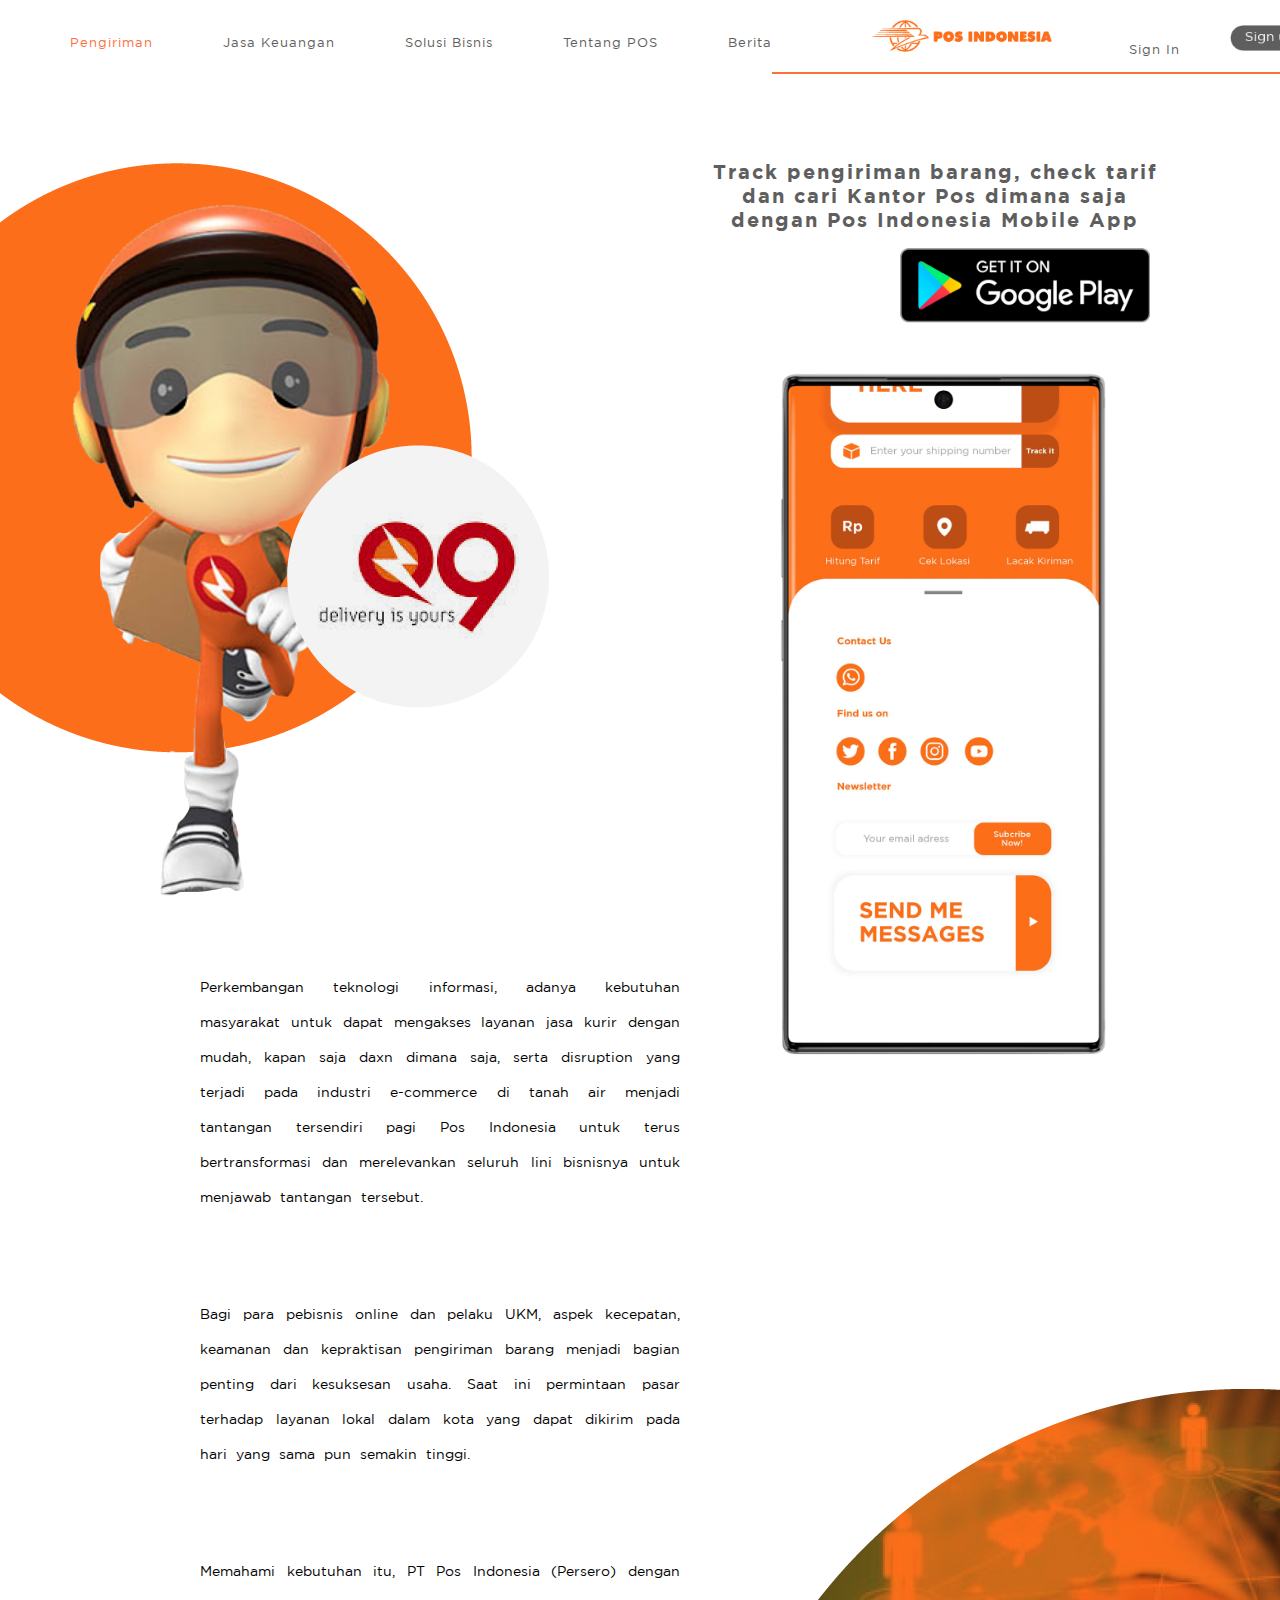
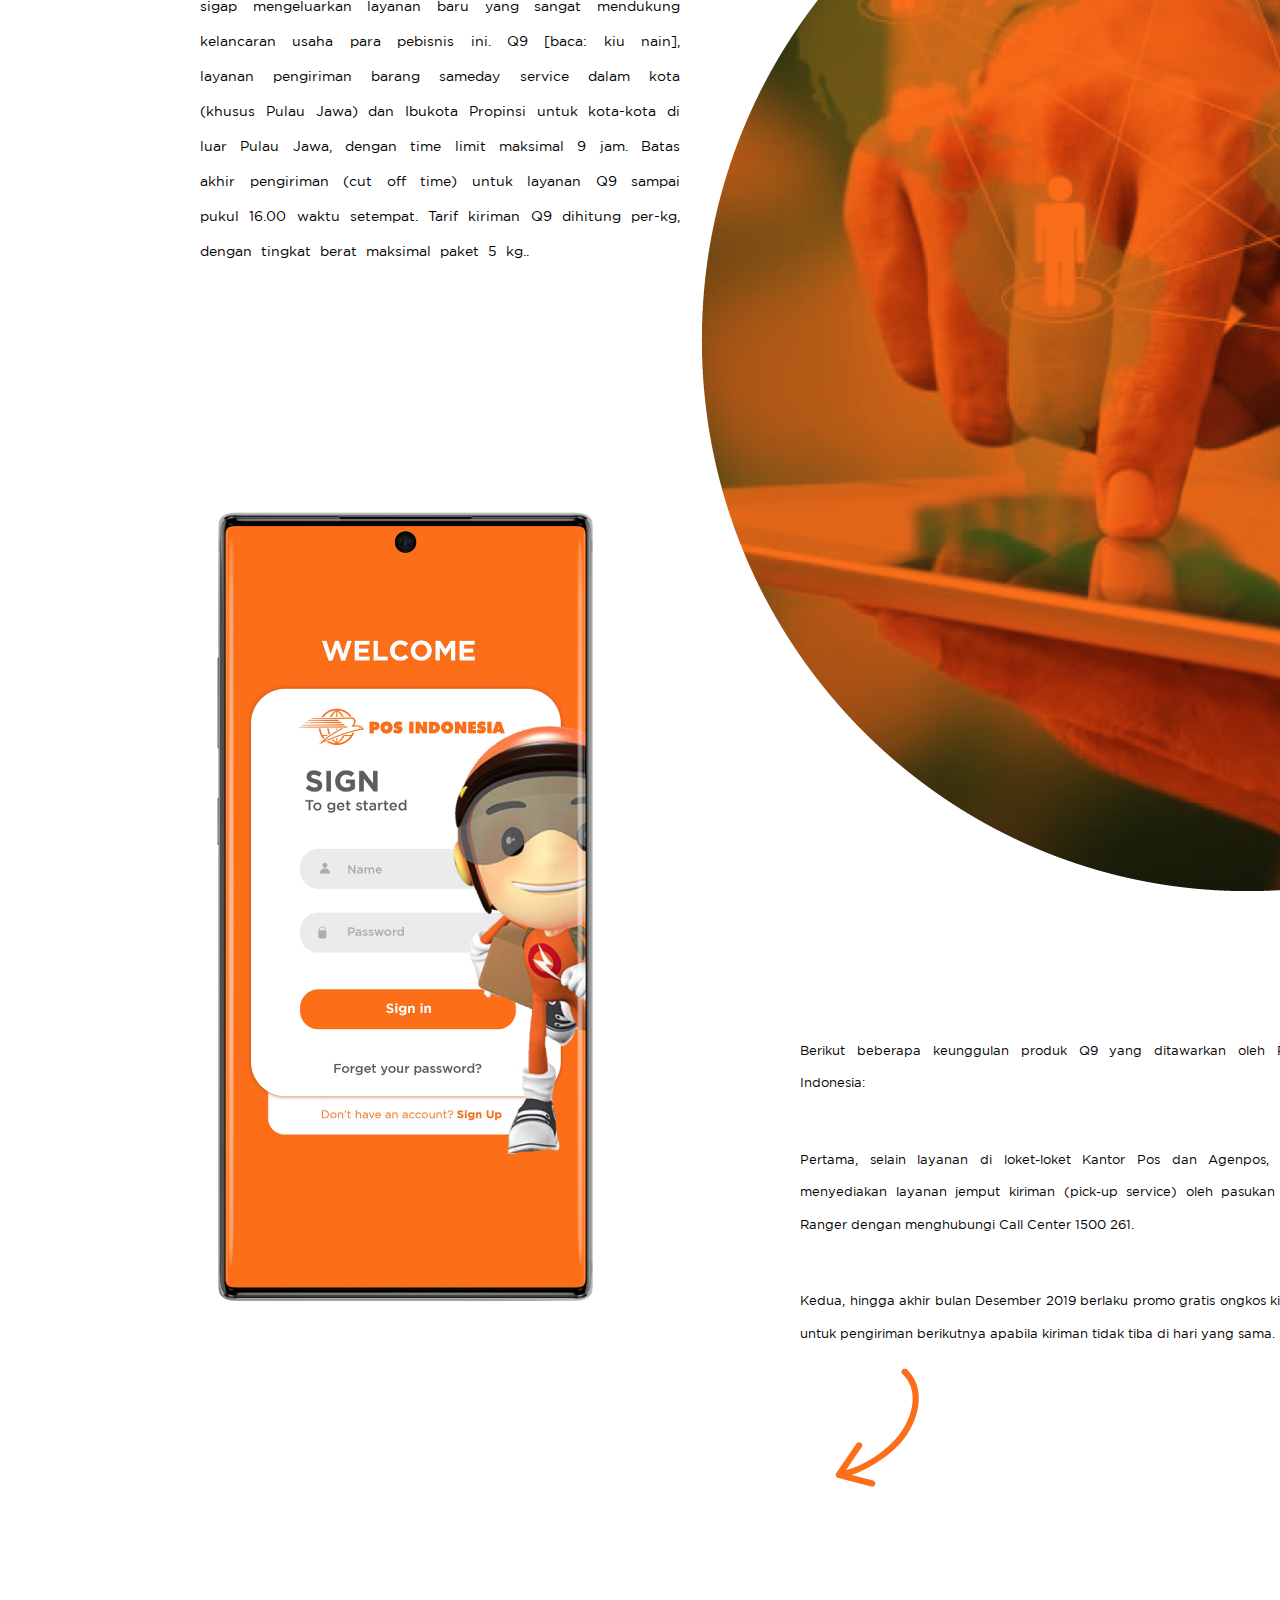
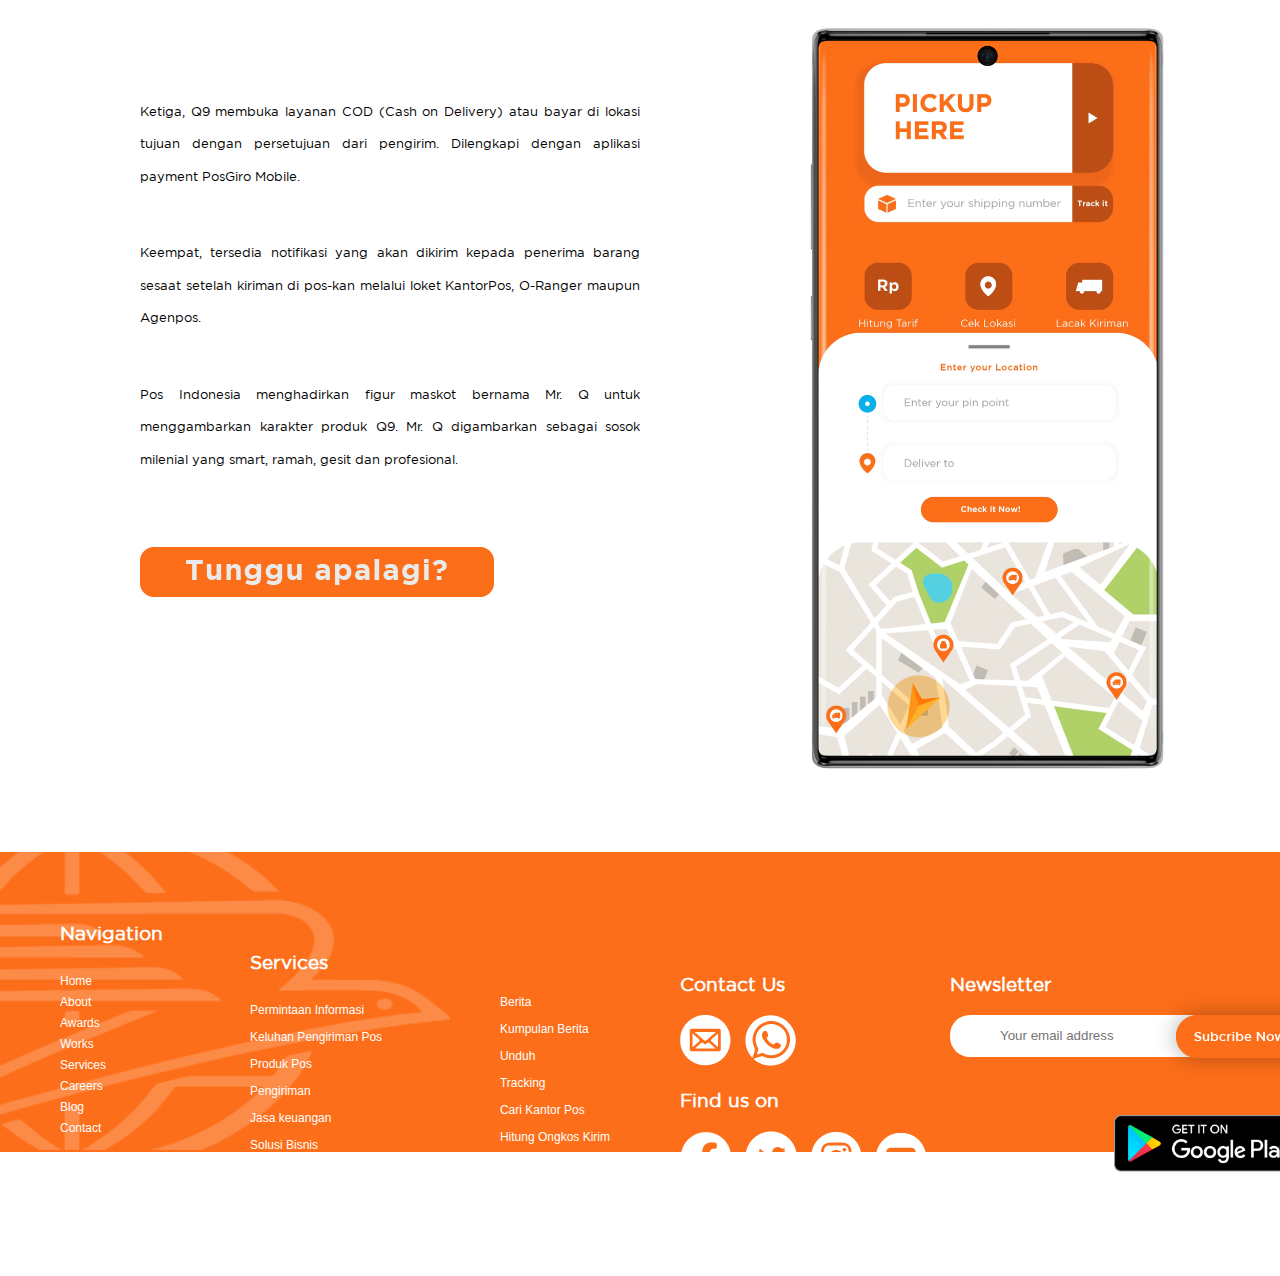
<file: Website Project/Pos Apps.html>
<!DOCTYPE html>
<html lang="en" dir="ltr">
  <head>
    <meta charset="utf-8">
    <meta name="viewport" content="width=device-width, initial-scale=1.0">
    <title>Apps | Pos Indonesia</title>
    <link rel="stylesheet" href="assets/css/style_PosApps.css">
    <script src="assets/js/jquery-3.4.1.min.js"></script>
    <script>
function onHover(){
        $('#img1').attr('src', 'assets/img/72ppi/Asset 82.png');
      }
      function offHover(){
        $('#img1').attr('src', 'assets/img/72ppi/Asset 51.png');
      }

      function onHover2(){
        $('#img2').attr('src', 'assets/img/72ppi/Asset 83.png');
      }
      function offHover2(){
        $('#img2').attr('src', 'assets/img/72ppi/Asset 53.png');
      }

      function onHover3(){
        $('#img3').attr('src', 'assets/img/72ppi/Asset 84.png');
      }
      function offHover3(){
        $('#img3').attr('src', 'assets/img/72ppi/Asset 55.png');
      }

      function onHover4(){
        $('#img4').attr('src', 'assets/img/72ppi/Asset 85.png');
      }
      function offHover4(){
        $('#img4').attr('src', 'assets/img/72ppi/Asset 60.png');
      }

      function onHoverG1(){
        $('#img-g1').attr('src', 'assets/img/72ppi/Asset1.png');
      }
      function offHoverG1(){
        $('#img-g1').attr('src', 'assets/img/72ppi/Asset2.png');
      }

      function onHoverG2(){
        $('#img-g2').attr('src', 'assets/img/72ppi/Asset4.png');
      }
      function offHoverG2(){
        $('#img-g2').attr('src', 'assets/img/72ppi/Asset3.png');
      }

      function onHoverG3(){
        $('#img-g3').attr('src', 'assets/img/72ppi/Asset6.png');
      }
      function offHoverG3(){
        $('#img-g3').attr('src', 'assets/img/72ppi/Asset5.png');
      }

      function onHoverG4(){
        $('#img-g4').attr('src', 'assets/img/72ppi/Asset8.png');
      }
      function offHoverG4(){
        $('#img-g4').attr('src', 'assets/img/72ppi/Asset7.png');
      }

      function onHoverC1(){
        $('#imgc1').attr('src', 'assets/img/72ppi/mail2.png');
      }
      function offHoverC1(){
        $('#imgc1').attr('src', 'assets/img/72ppi/mail.png');
      }

      function onHoverC2(){
        $('#imgc2').attr('src', 'assets/img/72ppi/Asset 88.png');
      }
      function offHoverC2(){
        $('#imgc2').attr('src', 'assets/img/72ppi/Asset 66.png');
      }

      function onHoverC3(){
        $('#imgc3').attr('src', 'assets/img/72ppi/facebook2.png');
      }
      function offHoverC3(){
        $('#imgc3').attr('src', 'assets/img/72ppi/facebook.png');
      }

      function onHoverC4(){
        $('#imgc4').attr('src', 'assets/img/72ppi/twitter2.png');
      }
      function offHoverC4(){
        $('#imgc4').attr('src', 'assets/img/72ppi/twitter.png');
      }

      function onHoverC5(){
        $('#imgc5').attr('src', 'assets/img/72ppi/Asset 90.png');
      }
      function offHoverC5(){
        $('#imgc5').attr('src', 'assets/img/72ppi/Asset 70.png');
      }

      function onHoverC6(){
        $('#imgc6').attr('src', 'assets/img/72ppi/yt2.png');
      }
      function offHoverC6(){
        $('#imgc6').attr('src', 'assets/img/72ppi/yt.png');
      }

      function onHoverE1(){
        $('#imgc7').attr('src', 'assets/img/72ppi/Asset 75.png');
      }
      function offHoverE1(){
        $('#imgc7').attr('src', 'assets/img/72ppi/Asset 74.png');
      }

      function onHover0(){
        $('#img0').attr('src', 'assets/img/72ppi/Asset 77.png');
      }
      function offHover0(){
        $('#img0').attr('src', 'assets/img/72ppi/Asset 76.png');
      }
function MM_swapImgRestore() { //v3.0
  var i,x,a=document.MM_sr; for(i=0;a&&i<a.length&&(x=a[i])&&x.oSrc;i++) x.src=x.oSrc;
}
function MM_preloadImages() { //v3.0
  var d=document; if(d.images){ if(!d.MM_p) d.MM_p=new Array();
    var i,j=d.MM_p.length,a=MM_preloadImages.arguments; for(i=0; i<a.length; i++)
    if (a[i].indexOf("#")!=0){ d.MM_p[j]=new Image; d.MM_p[j++].src=a[i];}}
}

function MM_findObj(n, d) { //v4.01
  var p,i,x;  if(!d) d=document; if((p=n.indexOf("?"))>0&&parent.frames.length) {
    d=parent.frames[n.substring(p+1)].document; n=n.substring(0,p);}
  if(!(x=d[n])&&d.all) x=d.all[n]; for (i=0;!x&&i<d.forms.length;i++) x=d.forms[i][n];
  for(i=0;!x&&d.layers&&i<d.layers.length;i++) x=MM_findObj(n,d.layers[i].document);
  if(!x && d.getElementById) x=d.getElementById(n); return x;
}

function MM_swapImage() { //v3.0
  var i,j=0,x,a=MM_swapImage.arguments; document.MM_sr=new Array; for(i=0;i<(a.length-2);i+=3)
   if ((x=MM_findObj(a[i]))!=null){document.MM_sr[j++]=x; if(!x.oSrc) x.oSrc=x.src; x.src=a[i+2];}
}
    </script>
  </head>
  <body onLoad="MM_preloadImages('assets/img/72ppi/Asset 96.png')">

    <div class="header">
      <a href="form.html" class="a-header">Pengiriman</a>
      <a href="#" class="a-header">Jasa Keuangan</a>
      <a href="#" class="a-header">Solusi Bisnis</a>
      <a href="About.html" class="a-header">Tentang POS</a>
      <a href="#" class="a-header">Berita</a>
      <a href="index.html"> <img class="logo-pos-header" src="assets/img/Logo Pos Indonesia.png" alt=""></a>
      <a href="#"><img src="assets/img/72ppi/Asset 76.png" id="img0" onmouseover="onHover0()" onmouseout="offHover0()" class="a-header-right-img" alt=""> </a>
      <a href="#" class="a-header-right">Sign In</a>
      <hr class="orange-hr">
    </div>


    <div class="box1" id="box1">
      <div class="box-img">
        <p class="p-3">Track pengiriman barang, check tarif dan cari Kantor Pos dimana saja dengan Pos Indonesia Mobile App</p>
        <br>
            <a href="#" class="googleplay"><img src="assets/img/play_store.png" class="img-play_store" alt=""> </a>
          <img src="assets/img/Android2.png" class="android2" alt="">
      </div>
	  </div>
      <div class="box-content1">
          <img src="assets/img/Mascot2.png" class="mascot2" alt="">
       

        <p class="p1">Perkembangan teknologi informasi, adanya kebutuhan masyarakat untuk dapat mengakses layanan jasa kurir dengan mudah, kapan saja daxn dimana saja, serta disruption yang terjadi pada industri e-commerce di tanah air menjadi tantangan tersendiri pagi Pos Indonesia untuk terus bertransformasi dan merelevankan seluruh lini bisnisnya untuk  menjawab tantangan tersebut.</p>
            <br>
            <p class="p1">Bagi para  pebisnis online dan pelaku UKM,  aspek kecepatan, keamanan dan kepraktisan pengiriman barang menjadi bagian penting dari kesuksesan usaha. Saat ini permintaan pasar terhadap layanan lokal dalam kota yang dapat dikirim pada hari yang sama pun semakin tinggi.</p>
		  <br>
        <p class="p1">Memahami kebutuhan itu, PT Pos Indonesia (Persero) dengan sigap mengeluarkan layanan baru yang sangat mendukung kelancaran usaha para pebisnis ini.  Q9 [baca: kiu nain], layanan pengiriman barang sameday service dalam kota (khusus Pulau Jawa) dan Ibukota Propinsi untuk kota-kota di luar Pulau Jawa, dengan time limit maksimal 9 jam. Batas akhir pengiriman (cut off time) untuk layanan Q9 sampai pukul 16.00 waktu setempat. Tarif kiriman Q9 dihitung per-kg, dengan tingkat berat maksimal paket 5 kg..</p>
      </div>
    </div>


    <div class="box2">
        <div class="box-img2">
          <img src="assets/img/gambartech.png" class="gambartech" alt="">
        </div>


    <div class="box3">
      <div class="img-phone">
        <img class="img-phones" src="assets/img/android3.png" alt="">
      </div>
      <div class="box-content3">
        <p class="p-content3">Berikut beberapa keunggulan produk Q9 yang ditawarkan oleh Pos Indonesia: </p> <br>

<p class="p-content3">Pertama, selain layanan di loket-loket Kantor Pos dan Agenpos, Q9 menyediakan layanan jemput kiriman (pick-up service) oleh pasukan O-Ranger dengan menghubungi Call Center 1500 261. </p><br>

<p class="p-content3">Kedua, hingga akhir bulan Desember 2019 berlaku promo gratis ongkos kirim untuk pengiriman berikutnya apabila kiriman tidak tiba di hari yang sama. </p><br>
          <br>
    <img class="panah2" src="assets/img/panah2.png" alt="">

          
      </div>
    </div>
		
    <div class="box4">
      <div class="img-phone2">
        <img class="img-phones2" src="assets/img/android4.png" alt="">
      </div>
      <div class="box-content4">
        <p class="p-content4">Ketiga, Q9 membuka layanan COD (Cash on Delivery) atau bayar di lokasi tujuan dengan persetujuan dari pengirim. Dilengkapi dengan aplikasi payment PosGiro Mobile. </p> <br>

<p class="p-content4">Keempat, tersedia notifikasi yang akan dikirim kepada penerima barang sesaat setelah kiriman di pos-kan melalui loket KantorPos, O-Ranger maupun Agenpos.   </p><br>

<p class="p-content4">Pos Indonesia menghadirkan figur maskot bernama Mr. Q untuk menggambarkan karakter produk Q9.  Mr. Q digambarkan sebagai sosok milenial yang smart, ramah, gesit dan profesional.  </p><br>

<div class="Tungguapalagi">
<a href="#" onMouseOut="MM_swapImgRestore()" onMouseOver="MM_swapImage('Tunggu apalagi','','assets/img/72ppi/Asset 96.png',1)"><img src="assets/img/72ppi/Asset 97.png" alt="" width="354" height="50" id="Tunggu apalagi"></a> </div>
  </div>
	   </div>
		
		

    <div class="footer">
      <div class="pos-back">

      <img src="assets/img/pos.png" class="back-pos" alt="">

    </div>
      <div class="box-navigation">
        <h3 class="h3-navigation">Navigation</h3>
        <ul class="ul-navigation">
   		  <li><a href="index.html" class="a-navigation">Home</a></li>
          <li><a href="About.html" class="a-navigation">About</a></li>
          <li><a href="#" class="a-navigation">Awards</a></li>
          <li><a href="#" class="a-navigation">Works</a></li>
          <li><a href="#" class="a-navigation">Services</a></li>
          <li><a href="#" class="a-navigation">Careers</a></li>
          <li><a href="#" class="a-navigation">Blog</a></li>
          <li><a href="#" class="a-navigation">Contact</a></li>
        </ul>
      </div>

      <div class="box-services">
        <h3 class="h3-services">Services</h3>
        <ul class="ul-services">
          <li><a href="#" class="a-services">Permintaan Informasi</a></li>
          <li><a href="#" class="a-services">Keluhan Pengiriman Pos</a></li>
          <li><a href="Pos Apps.html" class="a-services">Produk Pos</a></li>
          <li><a href="#" class="a-services">Pengiriman</a></li>
          <li><a href="#" class="a-services">Jasa keuangan</a></li>
          <li><a href="#" class="a-services">Solusi Bisnis</a></li>
        </ul>
        <ul class="ul-services2">
          <li><a href="#" class="a-services">Berita</a></li>
          <li><a href="#" class="a-services">Kumpulan Berita</a></li>
          <li><a href="#" class="a-services">Unduh</a></li>
          <li><a href="#" class="a-services">Tracking</a></li>
          <li><a href="#" class="a-services">Cari Kantor Pos</a></li>
          <li><a href="form.html" class="a-services">Hitung Ongkos Kirim</a></li>
        </ul>
      </div>

      <div class="box-contact">
        <h3 class="h3-contact">Contact Us</h3>
        <div class="img-contact1">
          <a href="#"> <img class="img-mail" id="imgc1" onmouseover="onHoverC1()" onmouseout="offHoverC1()" src="assets/img/72ppi/mail.png" alt=""></a>
          <a href="#"> <img src="assets/img/72ppi/Asset 66.png" id="imgc2" onmouseover="onHoverC2()" onmouseout="offHoverC2()"  alt=""></a>
          </div>

          <div class="img-contact12">
            <h3 class="h3-contact">Find us on</h3>
            <a href="#"><img class="img-mail" id="imgc3"  onmouseover="onHoverC3()" onmouseout="offHoverC3()" src="assets/img/72ppi/facebook.png" alt=""></a>
            <a href="#"><img class="img-mail" id="imgc4" onmouseover="onHoverC4()" onmouseout="offHoverC4()" src="assets/img/72ppi/twitter.png" alt=""></a>
            <a href="#"><img class="img-mail" id="imgc5" onmouseover="onHoverC5()" onmouseout="offHoverC5()" src="assets/img/72ppi/Asset 70.png" alt=""></a>
            <a href="#"><img src="assets/img/72ppi/yt.png" id="imgc6" onmouseover="onHoverC6()" onmouseout="offHoverC6()" alt=""></a>
            </div>
      </div>

      <div class="box-news">
        <h3 class="h3-news">Newsletter</h3>
        <div class="input-news">
          <input type="email" name="email" class="input-email" placeholder="Your email address" value="">
          <a href="#" class="btn-subs"> <img id="imgc7" onmouseover="onHoverE1()" onmouseout="offHoverE1()" src="assets/img/72ppi/Asset 74.png" alt=""></a>
          <a href="#" class="googleplay"><img src="assets/img/play_store.png" class="img-play" alt=""> </a>
        </div>
      </div>
    </div>
  </div>
	
  </body>
</html>
</file>
<file: Website Project/assets/css/style.css>
sixz@import url("formS.css");
html{
  scroll-behavior: smooth;
}

head {
	widht;1440px;
}
body {
  margin: 0px;
  padding: 0px;
  background-color: #F2F2F2;
}



@media only screen and (min-width:400px) and (max-width:767px) {

  .box-services{
    position: relative;
    top: -135px;
    left: 250px;
    width: 350px;
  }


  .img-phones{
    display: none;
    visibility: hidden;
  }

  .grid2{
    display: none;
    visibility: hidden;
  }

  .box-content3{
    visibility: hidden;
    display: block;
  }

  .grid-right{
    display: none;
    visibility: hidden;
  }

  .grid3{
    visibility: hidden;
    display: none;
  }

  .grid4{
    visibility: hidden;
    display: none;
  }

  .grid1{
    visibility: hidden;
    display: none;
  }

  .h1-2{
    display: none;
    visibility: hidden;
  }

  .img-maskot{
    visibility: hidden;
    display: none;
  }


  .header {
    display: none;
    visibility: hidden;
    overflow: hidden;
    background-color: white;
    position: fixed;
    top: 0;
    z-index: 999;
    width: 100%;
  }


   .logo-pos-header-responsive {
    width: 180px;
    position: relative;
    left: 280px;
    top: 5px;
    padding-top: 10px;
  }

  .box-content1{
    width: 100%;
    word-wrap: break-word;
  }

  .p1{
    display: none;
    visibility: hidden;
  }

   .a-header {
    visibility: hidden;
    display: none;
  }

  .a-header-right {
    visibility: hidden;
    display: none;
  }

  .a-header-right-img {
    visibility: hidden;
    display: none;
  }

  .orange-hr {

  }

  .img-jalmi {
    display: none;
    visibility: hidden;
  }


  .dot-orange1 {
    display: none;
    visibility: hidden;
  }

  .dot-orange1-on {
    display: none;
  visibility: hidden;

  }

  .dot-orange2 {
  visibility: hidden;
  }

  .dot-orange3 {
    visibility: hidden;
  }

  .footer{
    display: none;
    visibility: hidden;
  }

  .dot-orange4 {
    visibility: hidden;w
  }

  .p-3{
    visibility: hidden;
    display: none;
  }

  .googleplay{
    display: none;
    visibility: hidden;
  }


  .header-responsive {
    visibility: visible;
    overflow: hidden;
    background-color: white;
    position: fixed;
    top: 0;
    z-index: 999;
    width: 100%;
  }

  .box-navigation{
    display: none;
    visibility: hidden;
  }


  .box-services{
    display: none;
    visibility: hidden;
  }

  .box-contact{
    display: none;
    visibility: hidden;
  }

  .box-news{
    display: none;
    visibility: hidden;
  }

}



@media only screen and (min-width: 765px) {
  .header {
    display: block;
    visibility: visible;
    overflow: hidden;
    background-color: white;
    position: fixed;
    top: 0;
    z-index: 999;
    width: 100%;
  }

  .p1-responsive{
    display: none;
    visibility: hidden;
  }

  .h1-2-responsive{
    display: none;
    visibility: hidden;
  }

  .grid1-responsive{
    display: none;
    visibility: hidden;
  }

  .grid2-responsive{
    display: none;
    visibility: hidden;
  }
  .grid3-responsive{
    display: none;
    visibility: hidden;
  }
  .grid4-responsive{
    display: none;
    visibility: hidden;
  }

  .img-maskot-responsive{
    display: none;
    visibility: hidden;
  }

  .box-content3-responsive{
    visibility: hidden;
    display: none;
  }

  .grid-right-responsive{
    display: none;
    visibility: hidden;
  }

  .img-jalmi-responsive{
    visibility: hidden;
    display: none;
  }

  .img-jalmi{
    display: block;
    visibility: visible;
  }

  .footer-responsive{
    display: none;
    visibility: hidden;
  }



  .a-header-right{

  }

  .dot-orange1 {
    display: block;
    visibility: visible;
  }

  .dot-orange1-on {
    display: block;
  visibility: visible;

  }

  .dot-orange2 {
  visibility: visible;
  }

  .dot-orange3 {
    visibility: visible;
  }

  .dot-orange4 {
    visibility: visible;
  }

  .pos-back-responsive{
    display: none;
  }



  .header-responsive {
    visibility: hidden;
    overflow: hidden;
    display: none;
    background-color: white;
    position: fixed;
    top: 0;
    z-index: 999;
    width: 100%;
  }

}

.img-jalmi-responsive{
  width: 738px;
  margin-top: -60px;
}

.header-responsive {
  visibility: visible;
  overflow: hidden;
  background-color: white;
  position: fixed;
  top: 0;
  z-index: 999;
  width: 100%;
}

.header {
  overflow: hidden;
  background-color: white;
  position: fixed;
  top: 0;
  display: block;
  z-index: 999;
  width: 100%;
}

.header .a-header {
  float: left;
  display: block;
  font-family: 'GothamBook';
	font-size: 13px;
	font-weight: normal;
	color: #5E5E5E;
	letter-spacing: 1px;
  text-align: center;
  text-decoration: none;
  padding-left: 70px;
  padding-top: 35px;
  padding-bottom: 10px;
}

@keyframes faded {
  0%{color: #5E5E5E}
  25%{color: #FC6E19}
  50%{color: #FC6E19}
  100%{color:#FC6E19}
}

@-webkit-keyframes faded {
  0%{color: #5E5E5E}
  25%{color: #FC6E19}
  50%{color: #FC6E19}
  100%{color:#FC6E19}
}


.a-header:hover{
  color: #FC703A;
  animation-name: faded;
  animation-duration: 2s;
  -webkit-animation-name: faded;
  -webkit-animation-duration: 2s;
}

.logo-pos-header {
  padding-left: 100px;
  width: 180px;
  padding-top: 20px;
  position: relative;
  left: 0px;
}

.a-header-right {
  float: right;
  display: block;
  font-family:"GothamBook";
	font-size: 13px;
	font-weight: normal;
	color: #5E5E5E;
	letter-spacing: 1px;
  	text-align: center;
  	text-decoration: none;
  	padding-right: 80px;
  	padding-top: 35px;
  	position: relative;
  	left: -50px;
  	top: 7px;
}

.a-header-right:hover {
  text-decoration:none;
	color: #FC703A;
}

.a-header-right-img {
  float: right;
  display: block;
  font-family:"GothamBook";
	font-size: 13px;
	font-weight: normal;
	color: #5E5E5E;
	letter-spacing: 1px;
  text-align: center;
  text-decoration: none;
  padding-right: -25px;
  padding-top: 25px;
  position: relative;
  left: -70px;
  width: 80px;
}

.a-header-right-circle {
  float: right;
  display: block;
  font-family:"GothamBook";
	font-size: 13px;
	font-weight: normal;
	color: #FFFFFF;
  background-color: grey;
	letter-spacing: 1px;
  text-align: center;
  text-decoration: none;
  border-radius: 20px;
  position: relative;
  top: 21px;
  right: 20px;
  border: 1px solid grey;
  padding: 3px 15px 3px;
}

.orange-hr {
  border: 1px solid #FC703A;
  position: relative;
  top: 8px;
}

.img-jalmi {
  position: relative;
  top: -130px;
  float: right;
  width: 500px;
}

.box1{
  margin: 90px auto;

}

.box-content1{
  width: 500px;
}

@font-face {
    font-family: 'GothamBold';
    src: url('../fonts/GothamBold.ttf') format('truetype');
}

@font-face {
  font-family: 'GothamBook';
  src: url('../fonts/GothamBook.ttf') format('truetype');
}

.h1-box1{
  font-weight: bold;
  color:#FC6E19;
  font-family: 'GothamBold';
  font-size:38px;
  letter-spacing: 5px;
    font-stretch: extra-condensed;
    position: relative;
    top: -40px;
    line-height:1.2;
    left: 270px;
}

.logo-burung {
  position: relative;
  top: 70px;
  left: 100px;
  width: 150px;

}

.p1{
  font-family: 'GothamBook';
  word-spacing: 5px;
  font-size: 14px;
  text-align: justify;
  line-height: 1.8;
  position: relative;
  left: 100px;
  width: 680px;
}

.p1-responsive{
  font-family: 'GothamBook';
  word-spacing: 5px;
  font-size: 14px;
  text-align: justify;
  line-height: 1.8;
  position: relative;
  left: 130px;
  width: 480px;

}

.dot-orange1 {
  height: 100px;
  width: 100px;
  float: right;
  position: relative;
  top: 80px;
  text-align: center;
  left: 190px;
}

.dot-orange1-on {
  height: 100px;
  width: 100px;
  float: right;
  position: relative;
  top: 80px;
  text-align: center;
  left: 190px;
}




.dot-orange2 {
  height: 100px;
  width: 100px;
  float: right;
  position: relative;
  top: 220px;
  text-align: center;
  left: 205px;
}

.dot-orange3 {
  height: 100px;
  width: 100px;
  float: right;
  position: relative;
  top: 380px;
  text-align: center;
  left: 300px;
}

.dot-orange4 {
  height: 100px;
  width: 100px;
  float: right;
  position: relative;
  top: 540px;
  text-align: center;
  left: 455px;
}

.img-maskot{
  position: relative;
  top: 140px;
}

.img-maskot-responsive{
  position: relative;
  top: 350px;
  left: -150px;
}

.h1-2{
  font-weight: bold;
  color:#FC6E19;
  font-family: 'GothamBold';
  font-size:38px;
  letter-spacing: 2px;
    font-stretch: extra-condensed;
line-height:1.2;
}

.h1-2-responsive{
  font-weight: bold;
  color:#FC6E19;
  font-family: 'GothamBold';
  font-size:48px;
  letter-spacing: 2px;
  font-stretch: extra-condensed;
  line-height:1.2;
  position: relative;
  left: -200px;
  top: 40px;
}

.box-content2{
  position: relative;
  width: 950px;
  bottom: 540px;
  left: 370px;
}

.grid1-content{
  width: 240px;
  text-align: justify;
  font-size: 13px;
  line-height:1.5;
  position: relative;
  top: -100px;
  left: 110px;
  font-family: 'GothamBook';
}

.span-1a{
  position: relative;
  color: #3A3A3A;
  font-weight: bold;
}
.span-2a{
  position: relative;
  top: -10px;
}

.grid1{
  width: 350px;
  height: 200px;
  position: relative;
  top: 20px;

}

.grid1-responsive{
  width: 350px;
  height: 200px;
  position: relative;
  top: 60px;
  left: -200px;
}

.grid2-content{
  width: 240px;
  text-align: justify;
  font-size: 13px;
  line-height:1.5;
  position: relative;
  top: -100px;
  left: 110px;
  font-family: 'GothamBook';
}

.grid2{
  width: 350px;
  height: 200px;
  position: relative;
  top: 70px;

}


.grid2-responsive{
  width: 350px;
  height: 200px;
  position: relative;
  top: 70px;
  left: -200px;

}

.box2{
  height: 500px;
}

.grid3-content{
  width: 270px;
  text-align: justify;
  font-size: 13px;
  line-height:1.5;
  position: relative;
  top: -100px;
  left: 110px;
  font-family: 'GothamBook';
}

.grid3{
  width: 350px;
  height: 200px;
  position: relative;
  top: 80px;
  left: 100px;
}

.grid3-responsive{
  width: 350px;
  height: 200px;
  position: relative;
  top: 80px;
  left: -200px;
}

.grid4-content{
  width: 250px;
  text-align: justify;
  font-size: 13px;
  line-height:1.5;
  position: relative;
  top: -100px;
  left: 110px;
  font-family: 'GothamBook';
}

.grid4{
  width: 350px;
  height: 200px;
  position: relative;
  top: -40px;
  left: -1px;
}

.grid4-responsive{
  width: 350px;
  height: 200px;
  position: relative;
  top: -60px;
  left: -4px;
}

.grid-right{
  float: right;
  position: relative;
  top: -460px;
  right: 200px;
}

.grid-right-responsive{

}

.box3{
  height: 500px;
  position: relative;
  bottom: 200px;
}

.img-phone{
  position: relative;
  width: 600px;
  left: 80px;
  height: 600px;
}

.img-phones{
  width: 570px;
}

.img-phones-responsive{
  width: 470px;
  position: relative;
  bottom: 150px;
  right: 110px;
}

.img-phones{
  width: 570px;
}

.div-p3{
  position: relative;
  top: -200px;
}

.h1-3{
  color:red;
  font-family: 'GothamBold';
  font-size:38px;
  letter-spacing: 2px;
    font-stretch: extra-condensed;
line-height:1.2;
}

.Q-9{
  font-weight:bold;
  font-size: 50px;
}

.box-content3{
  position: relative;
  width: 500px;
  top: -780px;
  left: 650px;
}

.box-content3-responsive{
  position: relative;
  width: 500px;
  left: 90px;
  bottom: 150px;
}

.p-content3{
  width: 300px;
  text-align: justify;
  font-size: 13px;
  line-height:1.5;
  font-family: 'GothamBook';
}

.a-contents3{
	font-family: 'Arial';
	position:relative;
	top: -20px;
	color: #FC703A;
	 text-decoration:none;
}

.a-contents3:hover {
  text-decoration:none;
	color: #5E5E5E;
}

.p-3{
  font-family: 'GothamBold';
  font-weight: bold;
  font-size:20px;
  width: 450px;
  letter-spacing: 2px;
    font-stretch: extra-condensed;
line-height:1.2;
}

.p-3-responsive{
  font-family: 'GothamBold';
  font-weight: bold;
  font-size:20px;
  width: 450px;
  letter-spacing: 2px;
    font-stretch: extra-condensed;
line-height:1.2;
}

.img-play_store{
  width: 220px;
}

.footer{
  position: relative;
  right: 0;
  bottom: -950px;
  left: 0;
  background-color:#FC6E19;
  height: 300px;
}

.footer-responsive{
  position: relative;
  right: 0;
  bottom: -950px;
  left: 0;
  background-color:#FC6E19;
  height: 600px;
}

.img-footer{
  position: relative;

}

.h3-navigation{
  position: relative;
  font-family: 'GothamBook';
  color: white;
  font-size: 19px;
}

.box-navigation-responsive{
  position: relative;
  top: 60px;
  left: 60px;
  width: 250px;
  padding-bottom: 0px;
}


.box-navigation{
  position: relative;
  top: 60px;
  left: 60px;
  width: 250px;
	padding-bottom: 0px;
}

.ul-navigation li {
  position: relative;
  list-style-type: none;
  font-family: 'Arial';
  right: 40px;
  top: 10px;
  font-size: 12px;
  padding-bottom: 7px;
}

@keyframes faded2 {
  0%{color: #FFFFFF}
  25%{color: #EAEAEA}
  50%{color: #EAEAEA}
  100%{color:#EAEAEA}
}

@webkit-keyframes faded2 {
  0%{color: #FFFFFF}
  25%{color: #EAEAEA}
  50%{color: #EAEAEA}
  100%{color:#EAEAEA}
}

.a-navigation{
  text-decoration: none;
  color: white;
}

.a-navigation:hover{
  text-decoration: none;
  color: #EAEAEA;
  animation-name: faded2;
  animation-duration: 2s;
  -webkit-animation-name: faded2;
  -webkit-animation-duration: 2s;
}


.h3-services{
  position: relative;
  font-family: 'GothamBook';
  color: white;
  font-size: 19px;
}

.box-services{
  position: relative;
  top: -150px;
  left: 250px;
  width: 350px;
}

.box-services-responsive{
  position: relative;
  top: -162px;
  left: 250px;
  width: 350px;
}


.ul-services li
{
  position: relative;
  list-style-type: none;
  font-family: 'Arial';
  right: 40px;
  top: 10px;
  padding-bottom: 13px;
  font-size: 12px;
}

.ul-services2 li {
  position: relative;
  list-style-type: none;
  font-family: 'Arial';
  right: 120px;
  top: 22px;
  padding-bottom: 13px;
  font-size: 12px;
}

.ul-services2-responsive li {
  position: relative;
  list-style-type: none;
  font-family: 'Arial';
  right: 120px;
  top: 22px;
  padding-bottom: 13px;
  font-size: 12px;
}

.ul-services2 {
  position: relative;
  list-style-type: none;
  font-family: 'GothamBook';
  right: 40px;
  float: right;
  top: -203px;
  left: 130px;
  padding-bottom: 17px;
  font-size: 12px;
}

.ul-services2-responsive {
  position: relative;
  list-style-type: none;
  font-family: 'GothamBook';
  right: 40px;
  float: right;
  top: -253px;
  left: 130px;
  padding-bottom: 17px;
  font-size: 12px;
}

.a-services{
  text-decoration: none;
  color: white;
}
.a-services:hover{
text-decoration: none;
color: #EAEAEA;
animation-name: faded2;
animation-duration: 2s;
-webkit-animation-name: faded2;
-webkit-animation-duration: 2s;
}

.box-contact{
  position: relative;
  bottom: 550px;
  float: left;
  right: -680px;
  width: 250px;
  height: 200px;
}

.box-contact-responsive{
  position: relative;
  bottom: 350px;
  float: left;
  right: -680px;
  width: 250px;
  height: 200px;
  right: 0px;
  left: 56px;
}


.h3-contact{
  position: relative;
  font-family: 'GothamBook';
  color: white;
  font-size: 19px;

}

.img-mail{
  padding-right: 10px;
}

.img-contact1{
  position: relative;


}

.box-news{
  position: relative;
  float: left;
  bottom: 550px;
  left: 700px;
  width: 350px;
}

.box-news-responsive{
  position: relative;
  bottom: 490px;
  left: 350px;
  width: 350px;
}

.h3-news{
  position: relative;
  font-family: 'GothamBook';
  color: white;
  top: ;
  font-size: 19px;
}

.h3-news-responsive{
  position: relative;
  font-family: 'GothamBook';
  color: white;
  top: 355px;
  font-size: 19px;
}

.input-email{
  width: 300px;
  height: 40px;
  border: none;
  border-radius: 20px;
  outline: none;
  padding-left: 50px;
  color: #5E5E5E;
  font-family: 'Arial';

}

.input-news{
  width: 400px;

}

.placeholder{
  font-family: 'Arial';
	color: #FC703A;
}

.btn-subs{
  position: relative;
  top: -78px;
  left: 190px;
}

.img-play{
  width: 190px;
  position: relative;
  top: 0px;
  left: -40px;
}

.back-pos{
  position: absolute;
  top: 8px;
  left: 0;
  width: 900px;

}

.back-pos-responsive{
  position: absolute;
  top: 8px;
  left: 0;
  width: 1700px;

}

.pos-back-responsive{
  position: relative;
  left: -1240px;
  top: 10px;
}

.pos-back{
  position: relative;
  left: -450px;
  top: -10px;
}

@media (max-width: 1440px){
}
</file>
<file: Website Project/assets/css/About.css>
html{
  scroll-behavior: smooth;
}
body {
  margin: 0px;
  padding: 0px;
  background-color: #F2F2F2;
}

@keyframes popup-anim {
  0%{position: relative; top: -900px;}
  25%{color: #FC6E19}
  50%{color: #FC6E19}
  100%{color:#FC6E19}
}

/*style untuk popup */
#popup {
  visibility: hidden;
  opacity: 0;
  display: none;
  margin-top: -200px;
}
#popup:target {
  visibility:visible;
  display: block;
  opacity: 1;
  background-color: rgba(0,0,0,0.8);
  position: fixed;
  top:0;
  left:0;
  right:0;
  bottom:0;
  margin:0;
  z-index: 99999999999;
  -webkit-transition:all 1s;
  -moz-transition:all 1s;
  transition:all 1s;
}

@media (min-width: 768px){
  .popup-container {
    width:600px;
  }
}
@media (max-width: 767px){
  .popup-container {
    width:100%;
  }
}
.popup-container {
  position: relative;
  margin:7% auto;
  background-color: #fafafa;
  color:#333;
  width: 900px;
  height: 500px;
  border-radius: 3px;
  top: 5px;
  animation-name: popup-anim;
  animation-duration: 2s;
}

a.popup-close {
  position: absolute;
  top:2px;

  right:-25px;
  font-size: 20px;
  text-decoration: none;
  line-height: 1;
  color:#fff;
  font-family: sans-serif;
}

/* style untuk isi popup */




.header {
  overflow: hidden;
  background-color: white;
  position: fixed;
  top: 0;
  z-index: 999;
  width: 100%;
}

.header .a-header {
  float: left;
  display: block;
  font-family: 'GothamBook';
	font-size: 13px;
	font-weight: normal;
	color: #5E5E5E;
	letter-spacing: 1px;
  text-align: center;
  text-decoration: none;
  padding-left: 70px;
  padding-top: 35px;
  padding-bottom: 10px;
}

@keyframes faded {
  0%{color: #5E5E5E}
  25%{color: #FC6E19}
  50%{color: #FC6E19}
  100%{color:#FC6E19}
}

@-webkit-keyframes faded {
  0%{color: #5E5E5E}
  25%{color: #FC6E19}
  50%{color: #FC6E19}
  100%{color:#FC6E19}
}


.a-header:hover{
  color: #FC703A;
  animation-name: faded;
  animation-duration: 2s;
  -webkit-animation-name: faded;
  -webkit-animation-duration: 2s;
}

.logo-pos-header {
  padding-left: 100px;
  width: 180px;
  padding-top: 20px;
  position: relative;
  left: 0px;
}

.a-header-right {
  float: right;
  display: block;
  font-family:"GothamBook";
	font-size: 13px;
	font-weight: normal;
	color: #5E5E5E;
	letter-spacing: 1px;
  	text-align: center;
  	text-decoration: none;
  	padding-right: 80px;
  	padding-top: 35px;
  	position: relative;
  	left: -50px;
  	top: 7px;
}

.a-header-right:hover {
  text-decoration:none;
	color: #FC703A;
}

.a-header-right-img {
  float: right;
  display: block;
  font-family:"GothamBook";
	font-size: 13px;
	font-weight: normal;
	color: #5E5E5E;
	letter-spacing: 1px;
  text-align: center;
  text-decoration: none;
  padding-right: -25px;
  padding-top: 25px;
  position: relative;
  left: -70px;
  width: 80px;
}

.a-header-right-circle {
  float: right;
  display: block;
  font-family:"GothamBook";
	font-size: 13px;
	font-weight: normal;
	color: #FFFFFF;
  background-color: grey;
	letter-spacing: 1px;
  text-align: center;
  text-decoration: none;
  border-radius: 20px;
  position: relative;
  top: 21px;
  right: 20px;
  border: 1px solid grey;
  padding: 3px 15px 3px;
}

.orange-hr {
  border: 1px solid #FC703A;
  position: relative;
  top: 8px;
}

.img-jalmi {
  position: relative;
  top: -60px;
  float: left;
  width: 550px;
}

.pana2{
	position:relative;
	margin-left: 1100px;
	top: -650px;


}

.box1{
  margin: 90px auto;

}


.box-content1{
  width: 500px;
}

@font-face {
    font-family: 'GothamBold';
    src: url('../fonts/GothamBold.ttf') format('truetype');
}

@font-face {
  font-family: 'GothamBook';
  src: url('../fonts/GothamBook.ttf') format('truetype');
}

.h1-box1{
  font-weight: bold;
  color:#FC6E19;
  font-family: 'GothamBold';
  font-size:60px;
  letter-spacing: 5px;
    font-stretch: extra-condensed;
    position: relative;
    top: -600px;
    line-height:1.2;
    left: 800px;
}

.p1{
  font-family: 'GothamBook';
  word-spacing: 5px;
  font-size: 14px;
  text-align: justify;
  line-height: 2.5;
  position: relative;
  top: -600px;
  left: 800px;
  width: 480px;
}
.box5{
	position:relative;
	left: 750px;
	top: -400px;
}
.p2{
  font-family: 'GothamBook';
  word-spacing: 5px;
  font-size: 20px;
	color: #5E5E5E;
	font-weight: bold;
  text-align: center;
  line-height: 2.5;
  position: relative;
  top: -400px;
  left: 160px;
  width: 1100px;
}
.img-maskot{
  position: relative;
  top: 140px;
}

.h1-2{
  font-weight: bold;
  color:#FFFFFF;
	text-align: center;
  font-family: 'GothamBold';
  font-size:38px;
  letter-spacing: 2px;
    font-stretch: extra-condensed;
	line-height:1.2;
	position:relative;
	padding-right: 450px;
}

.box-content2{
  position: relative;
  width: 1000px;
  bottom: 1800px;
  left: 450px;
}

.grid1-content{
  width: 240px;
  text-align: justify;
  font-size: 13px;
  line-height:1.5;
  position: relative;
  top: -100px;
  left: 110px;
  font-family: 'GothamBook';
}

.span-1a{
  position: relative;
  color: #FFFFFF;
	font-size: 25pt;
	bottom: -100px;
	margin-left: 240px;
	font-family: "Gotham-Book";
    font-weight: bold;
}

.span-1c{
  position: relative;
  color: #FFFFFF;
	font-size: 25pt;
	bottom: -100px;
	margin-left: 340px;
	font-family: "Gotham-Book";
    font-weight: bold;
}

.span-1d{
  position: relative;
  color: #5E5E5E;
	font-size: 15pt;
	bottom: 0px;
	 line-height:1.5;
	margin-left: 0px;
	font-family: "Gotham-Book";
    font-weight: bold;
}
.span-2a{
  position: relative;
  color: #FFFFFF;
  font-size: 30pt;
  line-height:1.5;
  text-align: center;
  top: 130px;
  left:-20px;

  font-family: "Gotham-Book";
}

.span-2b{
  position: relative;
  color: #FFFFFF;
  font-size: 15pt;
  line-height:3;
  text-align: center;
  top: 130px;
  left:-20px;

  font-family: "Gotham-Book";
}

.grid1{
  width: 450px;
  height: 200px;
  position: relative;
  top: 20px;

}

.grid2-content{
  width: 240px;
  text-align: justify;
  font-size: 13px;
  line-height:1.5;
  position: relative;
  top: -100px;
  left: 110px;
  font-family: 'GothamBook';
}

.grid2{
  width: 800px;
  height: 300px;
  position: relative;
  padding-left: 350px;
  top: -120px;

}

.box2{
	position:relative;
  height: 500px;
}.circle{
	position:relative;
	top: -300px;
}

.grid3-content{
  width: 270px;
  text-align: justify;
  font-size: 13px;
  line-height:1.5;
  position: relative;
  top: -100px;
  left: 110px;
  font-family: 'GothamBook';
}

.grid3{
  width: 350px;
  height: 200px;
  position: relative;
  top: 80px;

}

.grid4-content{
  width: 250px;
  text-align: justify;
  font-size: 13px;
  line-height:1.5;
  position: relative;
  top: -100px;
  left: 110px;
  font-family: 'GothamBook';
}

.grid4{
  width: 350px;
  height: 200px;
  position: relative;
  top: 130px;

}

.grid-right{
  float: right;
  position: relative;
  top: -460px;
  right: 200px;
}

.box3{
  height: 500px;
  position: relative;
  top: 200px;
	left: 400px;
  width: 100px;
}

.img-phone{
  position: relative;
  width: 600px;
  left: 80px;
}

.img-phones{
  width: 570px;
}

.h1-3{
  color:red;
  font-family: 'GothamBold';
  font-size:38px;
  letter-spacing: 2px;
    font-stretch: extra-condensed;
line-height:1.2;
}

.Q-9{
  font-weight:bold;
  font-size: 50px;
}

.box-content3{
  position: relative;
  width: 500px;
  max-height: 0px;
  top: 100px;
  left: -230px;
}

.p-content3{
  width: 400px;
  text-align: justify;
  font-size: 13px;
  line-height:3;
  font-family: 'GothamBook';
}

.a-contents3{
	font-family: 'Arial';
	position:relative;
	top: -20px;
	color: #FC703A;
	 text-decoration:none;
}

.a-contents3:hover {
  text-decoration:none;
	color: #5E5E5E;
}

.p-3{
  font-family: 'GothamBold';
  font-weight: bold;
  font-size:20px;
  width: 450px;
  letter-spacing: 2px;
    font-stretch: extra-condensed;
line-height:1.2;
}

.img-play_store{
  width: 220px;
}

.footer{
  position: relative;
  right: 0;
  bottom: -650px;
  left: -400px;
  background-color:#FC6E19;
  width: 1440px;
  height: 300px;
}

.img-footer{
  position: relative;

}

.h3-navigation{
  position: relative;
  font-family: 'GothamBook';
  color: white;
  font-size: 19px;
}

.box-navigation{
  position: relative;
  top: 70px;
  left: 60px;
  width: 250px;
	padding-bottom: 0px;
}

.ul-navigation li {
  position: relative;
  list-style-type: none;
  font-family: 'Arial';
  right: 40px;
  top: 10px;
  font-size: 12px;
  padding-bottom: 7px;
}

@keyframes faded2 {
  0%{color: #FFFFFF}
  25%{color: #EAEAEA}
  50%{color: #EAEAEA}
  100%{color:#EAEAEA}
}

@webkit-keyframes faded2 {
  0%{color: #FFFFFF}
  25%{color: #EAEAEA}
  50%{color: #EAEAEA}
  100%{color:#EAEAEA}
}

.a-navigation{
  text-decoration: none;
  color: white;
}

.a-navigation:hover{
  text-decoration: none;
  color: #EAEAEA;
  animation-name: faded2;
  animation-duration: 2s;
  -webkit-animation-name: faded2;
  -webkit-animation-duration: 2s;
}


.h3-services{
  position: relative;
  font-family: 'GothamBook';
  color: white;
  font-size: 19px;
}

.box-services{
  position: relative;
  top: -130px;
  left: 250px;
  width: 350px;
}


.ul-services li
{
  position: relative;
  list-style-type: none;
  font-family: 'Arial';
  right: 40px;
  top: 10px;
  padding-bottom: 13px;
  font-size: 12px;
}

.ul-services2 li {
  position: relative;
  list-style-type: none;
  font-family: 'Arial';
  right: 120px;
  top: 15px;
  padding-bottom: 13px;
  font-size: 12px;
}

.ul-services2 {
  position: relative;
  list-style-type: none;
  font-family: 'GothamBook';
  right: 40px;
  float: right;
  top: -203px;
  left: 130px;
  padding-bottom: 17px;
  font-size: 12px;
}

.a-services{
  text-decoration: none;
  color: white;
}
.a-services:hover{
text-decoration: none;
color: #EAEAEA;
animation-name: faded2;
animation-duration: 2s;
-webkit-animation-name: faded2;
-webkit-animation-duration: 2s;
}

.box-contact{
  position: relative;
  bottom: 550px;
  float: left;
  right: -680px;
  width: 250px;
  height: 200px;
}

.h3-contact{
  position: relative;
  font-family: 'GothamBook';
  color: white;
  font-size: 19px;

}

.img-mail{
  padding-right: 10px;
}

.img-contact1{
  position: relative;


}

.box-news{
  position: relative;
  float: left;
  bottom: 550px;
  left: 700px;
  width: 350px;
}
.circle{
  width: 100%;
}
.h3-news{
  position: relative;
  font-family: 'GothamBook';
  color: white;
  font-size: 19px;
}

.input-email{
  width: 300px;
  height: 40px;
  border: none;
  border-radius: 20px;
  outline: none;
  padding-left: 50px;
  color: #5E5E5E;
  font-family: 'Arial';

}

.input-news{
  width: 400px;

}

.placeholder{
  font-family: 'Arial';
}

.btn-subs{
  position: relative;
  top: -78px;
  left: 190px;
}

.img-play{
  width: 190px;
  position: relative;
  top: 0px;
  left: -40px;
}

.back-pos{
  position: absolute;
  top: 8px;
  left: 0;
  width: 900px;

}

.pos-back{
  position: relative;
  left: -450px;
  top: -10px;
}
</file>
<file: Website Project/assets/css/form.css>
@import url('https://fonts.googleapis.com/css?family=Roboto&display=swap');
html{
  scroll-behavior: smooth;
}
body {
  margin: 0px;
  padding: 0px;
  background-color: #F2F2F2;
  height: 400px;
}

.header {
  overflow: hidden;
  background-color: white;
  position: fixed;
  top: 0;
  z-index: 999;
  width: 100%;
}

.header .a-header {
  float: left;
  display: block;
  font-family: 'GothamBook';
	font-size: 13px;
	font-weight: normal;
	color: #5E5E5E;
	letter-spacing: 1px;
  text-align: center;
  text-decoration: none;
  padding-left: 70px;
  padding-top: 35px;
  padding-bottom: 10px;
}

@keyframes faded {
  0%{color: #5E5E5E}
  25%{color: #FC6E19}
  50%{color: #FC6E19}
  100%{color:#FC6E19}
}

@-webkit-keyframes faded {
  0%{color: #5E5E5E}
  25%{color: #FC6E19}
  50%{color: #FC6E19}
  100%{color:#FC6E19}
}


.a-header:hover{
  color: #FC703A;
  animation-name: faded;
  animation-duration: 2s;
  -webkit-animation-name: faded;
  -webkit-animation-duration: 2s;
}

.logo-pos-header {
  padding-left: 100px;
  width: 180px;
  padding-top: 20px;
  position: relative;
  left: 0px;
}

.a-header-right {
  float: right;
  display: block;
  font-family:"GothamBook";
	font-size: 13px;
	font-weight: normal;
	color: #5E5E5E;
	letter-spacing: 1px;
  	text-align: center;
  	text-decoration: none;
  	padding-right: 80px;
  	padding-top: 35px;
  	position: relative;
  	left: -50px;
  	top: 7px;
}

.a-header-right:hover {
  text-decoration:none;
	color: #FC703A;
}

.a-header-right-img {
  float: right;
  display: block;
  font-family:"GothamBook";
	font-size: 13px;
	font-weight: normal;
	color: #5E5E5E;
	letter-spacing: 1px;
  text-align: center;
  text-decoration: none;
  padding-right: -25px;
  padding-top: 25px;
  position: relative;
  left: -70px;
  width: 80px;
}

.a-header-right-circle {
  float: right;
  display: block;
  font-family:"GothamBook";
	font-size: 13px;
	font-weight: normal;
	color: #FFFFFF;
  background-color: grey;
	letter-spacing: 1px;
  text-align: center;
  text-decoration: none;
  border-radius: 20px;
  position: relative;
  top: 21px;
  right: 20px;
  border: 1px solid grey;
  padding: 3px 15px 3px;
}

.orange-hr {
  border: 1px solid #FC703A;
  position: relative;
  top: 8px;
}

.img-jalmi {
  position: relative;
  top: -130px;
  float: right;
  width: 500px;
}

.box1{
  margin: 90px auto;
  height: 200px;
}

.box-content1{
  width: 500px;

}

@font-face {
    font-family: 'GothamBold';
    src: url('../fonts/GothamBold.ttf') format('truetype');
}

@font-face {
  font-family: 'GothamBook';
  src: url('../fonts/GothamBook.ttf') format('truetype');
}

.footer{
  position: relative;
  right: 0;
  bottom: -650px;
  left: 0;
  background-color:#FC6E19;
  height: 300px;
}

.img-footer{
  position: relative;

}

.h3-navigation{
  position: relative;
  font-family: 'GothamBook';
  color: white;
  font-size: 19px;
}

.box-navigation{
  position: relative;
  top: 70px;
  left: 60px;
  width: 250px;
	padding-bottom: 0px;
}

.ul-navigation li {
  position: relative;
  list-style-type: none;
  font-family: 'Arial';
  right: 40px;
  top: 10px;
  font-size: 12px;
  padding-bottom: 7px;
}

@keyframes faded2 {
  0%{color: #FFFFFF}
  25%{color: #EAEAEA}
  50%{color: #EAEAEA}
  100%{color:#EAEAEA}
}

@webkit-keyframes faded2 {
  0%{color: #FFFFFF}
  25%{color: #EAEAEA}
  50%{color: #EAEAEA}
  100%{color:#EAEAEA}
}

.a-navigation{
  text-decoration: none;
  color: white;
}

.a-navigation:hover{
  text-decoration: none;
  color: #EAEAEA;
  animation-name: faded2;
  animation-duration: 2s;
  -webkit-animation-name: faded2;
  -webkit-animation-duration: 2s;
}


.h3-services{
  position: relative;
  font-family: 'GothamBook';
  color: white;
  font-size: 19px;
}

.box-services{
  position: relative;
  top: -155px;
  left: 250px;
  width: 350px;
}

.ul-services li
{
  position: relative;
  list-style-type: none;
  font-family: 'Arial';
  right: 40px;
  top: 10px;
  padding-bottom: 13px;
  font-size: 12px;
}

.ul-services2 li {
  position: relative;
  list-style-type: none;
  font-family: 'Arial';
  right: 120px;
  top: 15px;
  padding-bottom: 13px;
  font-size: 12px;
}

.ul-services2 {
  position: relative;
  list-style-type: none;
  font-family: 'GothamBook';
  right: 40px;
  float: right;
  top: -203px;
  left: 130px;
  padding-bottom: 17px;
  font-size: 12px;
}

.a-services{
  text-decoration: none;
  color: white;
}
.a-services:hover{
text-decoration: none;
color: #EAEAEA;
animation-name: faded2;
animation-duration: 2s;
-webkit-animation-name: faded2;
-webkit-animation-duration: 2s;
}

.box-contact{
  position: relative;
  bottom: 590px;
  float: left;
  right: -680px;
  width: 250px;
  height: 200px;
}


.h3-contact{
  position: relative;
  font-family: 'GothamBook';
  color: white;
  font-size: 19px;

}

.img-mail{
  padding-right: 10px;
}

.img-contact1{
  position: relative;


}

.box-news{
  position: relative;
  float: left;
  bottom: 590px;
  left: 700px;
  width: 350px;
}

.h3-news{
  position: relative;
  font-family: 'GothamBook';
  color: white;
  font-size: 19px;
}

.input-email{
  width: 300px;
  height: 40px;
  border: none;
  border-radius: 20px;
  outline: none;
  padding-left: 50px;
  color: #FC703A;
  font-family: 'Arial';

}

.input-news{
  width: 400px;

}

.placeholder{
  font-family: 'Arial';
}

.btn-subs{
  position: relative;
  top: -78px;
  left: 190px;
}

.img-play{
  width: 190px;
  position: relative;
  top: 0px;
  left: -40px;
}

.back-pos{
  position: absolute;
  top: 8px;
  left: 0;
  width: 900px;

}

.pos-back{
  position: relative;
  left: -450px;
  top: -10px;
}

.img-box1{
  float: right;
  width: 710px;
  position: relative;
  top: -100px;
}

.h1-hitung{
  font-family: 'GothamBold';
  color: #FC703A;
  letter-spacing: 2px;
  font-size: 35px;
  font-stretch: extra-condensed;
  line-height:1.2;
  position: relative;
  top: 45px;
  left: 100px;
}

.p-silahkan{
  position: relative;
  font-family: 'GothamBook';
  font-size: 15px;
  top: -55px;
  left: 400px;
  line-height:1.2;
  color: gray;
}

label{
  font-family: 'GothamBook';
  color: gray;
}

.select-dari{
  position: relative;
  top: 10px;
  width: 280px;
  height: 40px;
  text-align: center;
  border: 2px gray solid;
  background-color: #F2F2F2;
  color: gray;
  text-align-last:center;
  font-family: 'Roboto';
  border-radius: 20px;
}

.select-jenis{
  position: relative;
  top: 10px;
  width: 280px;
  height: 40px;
  text-align: center;
  border: 1px gray solid;
  background-color: #848484;
  color: white;
  text-align-last:center;
  font-family: 'Roboto';
  border-radius: 5px;
  
}

.ul2{
  list-style-type: none;
  position: relative;
  left: -35px;
}

.li3{
  position: relative;
  top: 25px;
}

.li4{
  position: relative;
  top: 50px;
}

.input-grams{
  border: none;
  border-bottom: 2px solid gray;
  height: 30px;
  width: 190px;
  font-family: 'Roboto';
  background-color: #F2F2F2;
}


.input-1{
  border: none;
  border-bottom: 2px solid gray;
  height: 30px;
  width: 82px;
  font-family: 'Roboto';
  background-color: #F2F2F2;
}



.input-1:nth-child(2){
  border: none;
  border-bottom: 2px solid gray;
  height: 30px;
  width: 82px;
  position: relative;
  left: 7px;
  font-family: 'Roboto';
  background-color: #F2F2F2;
}

.input-1:nth-child(3){
  border: none;
  border-bottom: 2px solid gray;
  height: 30px;
  width: 82px;
  position: relative;
  left: 15px;
  font-family: 'Roboto';
  background-color: #F2F2F2;
}

.span1{
  color: gray;
  font-weight: bold;
  font-family: 'GothamBook';
  font-size: 15px;
  position: relative;
  top: 5px;
  left: 5px;
}

.input-barang{
  border: none;
  border-bottom: 2px solid gray;
  height: 30px;
  width: 190px;
  font-family: 'Roboto';
  background-color: #F2F2F2;
}

.a-cek{
  position: relative;
  top: 70px;
}

.img-cek{
  position: relative;
  width: 160px;
}

.input-form{
  position: relative;
  top: 5px;
  left: 100px;
}
</file>
<file: Website Project/assets/css/style_PosApps.css>
html{
  scroll-behavior: smooth;
}
body {
  margin: 0px;
  padding: 0px;
  max-height: 4000px;

}

.header {
  overflow: hidden;
  background-color: white;
  position: fixed;
  top: 0;
  z-index: 999;
  width: 1440px;
}

.header .a-header {
  float: left;
  display: block;
  font-family:GothamBook;
	font-size: 13px;
	font-weight: normal;
	color: #5E5E5E;
	letter-spacing: 1px;
  text-align: center;
  text-decoration: none;
  padding-left: 70px;
  padding-top: 35px;
  padding-bottom: 20px;
}

@keyframes faded {
  0%{color: #5E5E5E}
  25%{color: #FC6E19}
  50%{color: #FC6E19}
  100%{color:#FC6E19}
}

@-webkit-keyframes faded {
  0%{color: #5E5E5E}
  25%{color: #FC6E19}
  50%{color: #FC6E19}
  100%{color:#FC6E19}
}


.a-header:hover{
  color: #FC703A;
  animation-name: faded;
  animation-duration: 2s;
  -webkit-animation-name: faded;
  -webkit-animation-duration: 2s;
}

.logo-pos-header {
  padding-left: 100px;
  width: 180px;
  padding-top: 20px;
  position: relative;
  left: 0px;
}

.a-header-right {
  float: right;
  display: block;
  font-family:"GothamBook";
	font-size: 13px;
	font-weight: normal;
	color: #5E5E5E;
	letter-spacing: 1px;
  	text-align: center;
  	text-decoration: none;
  	padding-right: 130px;
  	padding-top: 35px;
  	position: relative;
  	left: -50px;
  	top: 7px;
}

.a-header-right:hover {
  text-decoration:none;
	color: #FC703A;
}

.a-header-right-img {
  float: right;
  display: block;
  font-family:"GothamBook";
	font-size: 13px;
	font-weight: normal;
	color: #5E5E5E;
	letter-spacing: 1px;
  text-align: center;
  text-decoration: none;
  padding-right: -30px;
  padding-top: 25px;
  position: relative;
  left: -130px;
  width: 80px;
}


.android2 {
  position: relative;
  top: 240px;
  float: right;
  margin-right: -430px;
  width: 350px;
}

.box1{
  margin: 100px auto;

}

.box-content1{
  position: relative;
	top: -200px;
	
}

@font-face {
    font-family: 'GothamBold';
    src: url('../fonts/GothamBold.ttf') format('truetype');
}

@font-face {
  font-family: 'GothamBook';
  src: url('../fonts/GothamBook.ttf') format('truetype');
}

.h1-box1{
  font-weight: bold;
  color:#FC6E19;
  font-family: 'GothamBold';
  font-size:38px;
  letter-spacing: 5px;
    font-stretch: extra-condensed;
    position: relative;
    top: -40px;
    line-height:1.2;
    left: 270px;
}

.p1{
  font-family: 'GothamBook';
  word-spacing: 5px;
  font-size: 14px;
  margin-top:50px;
  text-align: justify;
  line-height: 2.5;
  position: relative;
  left: 200px;
  width: 480px;
}

.gambartech{
  position: relative;
  top: -700px;
	float: right;
}

.h1-2{
  font-weight: bold;
  color:#FC6E19;
  font-family: 'GothamBold';
  font-size:38px;
  letter-spacing: 2px;
    font-stretch: extra-condensed;
line-height:1.2;
}

.box-content2{
  position: relative;
  width: 1000px;
  bottom: 540px;
  left: 450px;
}

.grid1-content{
  width: 240px;
  text-align: justify;
  font-size: 13px;
  line-height:1.5;
  position: relative;
  top: -100px;
  left: 110px;
  font-family: 'GothamBook';
}

.span-1a{
  position: relative;
  color: #3A3A3A;
  font-weight: bold;
}
.span-2a{
  position: relative;
  top: -10px;
}

.grid1{
  width: 350px;
  height: 200px;
  position: relative;
  top: 20px;

}

.grid2-content{
  width: 240px;
  text-align: justify;
  font-size: 13px;
  line-height:1.5;
  position: relative;
  top: -100px;
  left: 110px;
  font-family: 'GothamBook';
}

.grid2{
  width: 350px;
  height: 200px;
  position: relative;
  top: 70px;

}

.box2{
  height: 500px;
}

.grid3-content{
  width: 270px;
  text-align: justify;
  font-size: 13px;
  line-height:1.5;
  position: relative;
  top: -100px;
  left: 110px;
  font-family: 'GothamBook';
}

.grid3{
  width: 350px;
  height: 200px;
  position: relative;
  top: 80px;

}

.grid4-content{
  width: 250px;
  text-align: justify;
  font-size: 13px;
  line-height:1.5;
  position: relative;
  top: -100px;
  left: 110px;
  font-family: 'GothamBook';
}

.grid4{
  width: 350px;
  height: 200px;
  position: relative;
  top: 130px;

}

.grid-right{
  float: right;
  position: relative;
  top: -460px;
  right: 200px;
}

.box3{
  height: 500px;
  position: relative;
  top: 0px;
}

.box4{
  position: relative;
  width: 100%;
	padding-top: -10px;
  height: 1000px;
}

.img-phone{
  position: relative;
  padding-top:-400px;
  margin-left: 200px;
}

.img-phone2{
  position: relative;
  padding-top:600px;
	margin-left: 800px;
}

.panah2{
  position: relative;
  top:-50px;
  left: 00px;
}

.h1-3{
  color:red;
  font-family: 'GothamBold';
  font-size:38px;
  letter-spacing: 2px;
    font-stretch: extra-condensed;
line-height:1.2;
}

.Q-9{
  font-weight:bold;
  font-size: 50px;
}

.box-content3{
  position: relative;
  width: 350px;
  top: -300px;
  left: 800px;
}

.box-content4{
  position: relative;
  width: 400px;
  top: -700px;
  left: 140px;
}

.p-content3{
  width: 500px;
  text-align: justify;
  font-size: 13px;
  line-height:2.5;
  font-family: 'GothamBook';
}

.p-content4{
  width: 500px;
  text-align: justify;
  font-size: 13px;
  line-height:2.5;
  font-family: 'GothamBook';
}

.a-contents3{
	font-family: 'Arial';
	position:relative;
	top: -20px;
	color: #FC703A;
	 text-decoration:none;
}

.a-contents3:hover {
  text-decoration:none;
	color: #5E5E5E;
}

.p-3{
  font-family: 'GothamBold';
  font-weight: bold;
	text-align: center;
  	font-size:20px;
	padding: 20px;
	position: relative;
	top: 20px;
	float: right;
	color:#5E5E5E;
	margin-right: 100px;
  	width: 450px;

  letter-spacing: 2px;
    font-stretch: extra-condensed;
line-height:1.2;
}

.footer{
  position: relative;
  right: 0;
  bottom: -450px;
  left: 0;
  background-color:#FC6E19;
  height: 300px;
}


.Tungguapalagi {
	position: relative;
	top: 40px;
}

.img-footer{
  position: relative;

}

.orange-hr {
  border: 1px solid #FC703A;
  position: relative;
  top: 8px;
}

.h3-navigation{
  position: relative;
  font-family: 'GothamBook';
  color: white;
  font-size: 19px;
}

.box-navigation{
  position: relative;
  top: 70px;
  left: 60px;
  width: 250px;
	padding-bottom: 0px;
}

.ul-navigation li {
  position: relative;
  list-style-type: none;
  font-family: 'Arial';
  right: 40px;
  top: 10px;
  font-size: 12px;
  padding-bottom: 7px;
}

@keyframes faded2 {
  0%{color: #FFFFFF}
  25%{color: #EAEAEA}
  50%{color: #EAEAEA}
  100%{color:#EAEAEA}
}

@webkit-keyframes faded2 {
  0%{color: #FFFFFF}
  25%{color: #EAEAEA}
  50%{color: #EAEAEA}
  100%{color:#EAEAEA}
}

.a-navigation{
  text-decoration: none;
  color: white;
}

.a-navigation:hover{
  text-decoration: none;
  color: #EAEAEA;
  animation-name: faded2;
  animation-duration: 2s;
  -webkit-animation-name: faded2;
  -webkit-animation-duration: 2s;
}


.h3-services{
  position: relative;
  font-family: 'GothamBook';
  color: white;
  font-size: 19px;
}

.box-services{
  position: relative;
  top: -130px;
  left: 250px;
  width: 350px;
}

.ul-services li
{
  position: relative;
  list-style-type: none;
  font-family: 'Arial';
  right: 40px;
  top: 10px;
  padding-bottom: 13px;
  font-size: 12px;
}

.ul-services2 li {
  position: relative;
  list-style-type: none;
  font-family: 'Arial';
  right: 120px;
  top: 15px;
  padding-bottom: 13px;
  font-size: 12px;
}

.ul-services2 {
  position: relative;
  list-style-type: none;
  font-family: 'GothamBook';
  right: 40px;
  float: right;
  top: -203px;
  left: 130px;
  padding-bottom: 17px;
  font-size: 12px;
}

.a-services{
  text-decoration: none;
  color: white;
}
.a-services:hover{
text-decoration: none;
color: #EAEAEA;
animation-name: faded2;
animation-duration: 2s;
-webkit-animation-name: faded2;
-webkit-animation-duration: 2s;
}

.box-contact{
  position: relative;
  bottom: 550px;
  float: left;
  right: -680px;
  width: 250px;
  height: 200px;
}


.h3-contact{
  position: relative;
  font-family: 'GothamBook';
  color: white;
  font-size: 19px;

}

.img-mail{
  padding-right: 10px;
}

.img-contact1{
  position: relative;


}

.box-news{
  position: relative;
  float: left;
  bottom: 550px;
  left: 700px;
  width: 350px;
}

.h3-news{
  position: relative;
  font-family: 'GothamBook';
  color: white;
  font-size: 19px;
}

.input-email{
  width: 300px;
  height: 40px;
  border: none;
  border-radius: 20px;
  outline: none;
  padding-left: 50px;
  color: #5E5E5E;
  font-family: 'Arial';

}

.input-news{
  width: 400px;

}

.placeholder{
  font-family: 'Arial';
}

.btn-subs{
  position: relative;
  top: -78px;
  left: 190px;
}

.img-play{
  width: 190px;
  position: relative;
  top: 0px;
  left: -40px;
}
.img-play_store{
  position: relative;
  top: 130px;
  left: 900px;
	width: 250px;
}


.back-pos{
  position: absolute;
  top: 8px;
  left: 0;
  width: 900px;

}

.pos-back{
  position: relative;
  left: -450px;
  top: -10px;
}

@media (max-width: 1440px){
}
</file>
